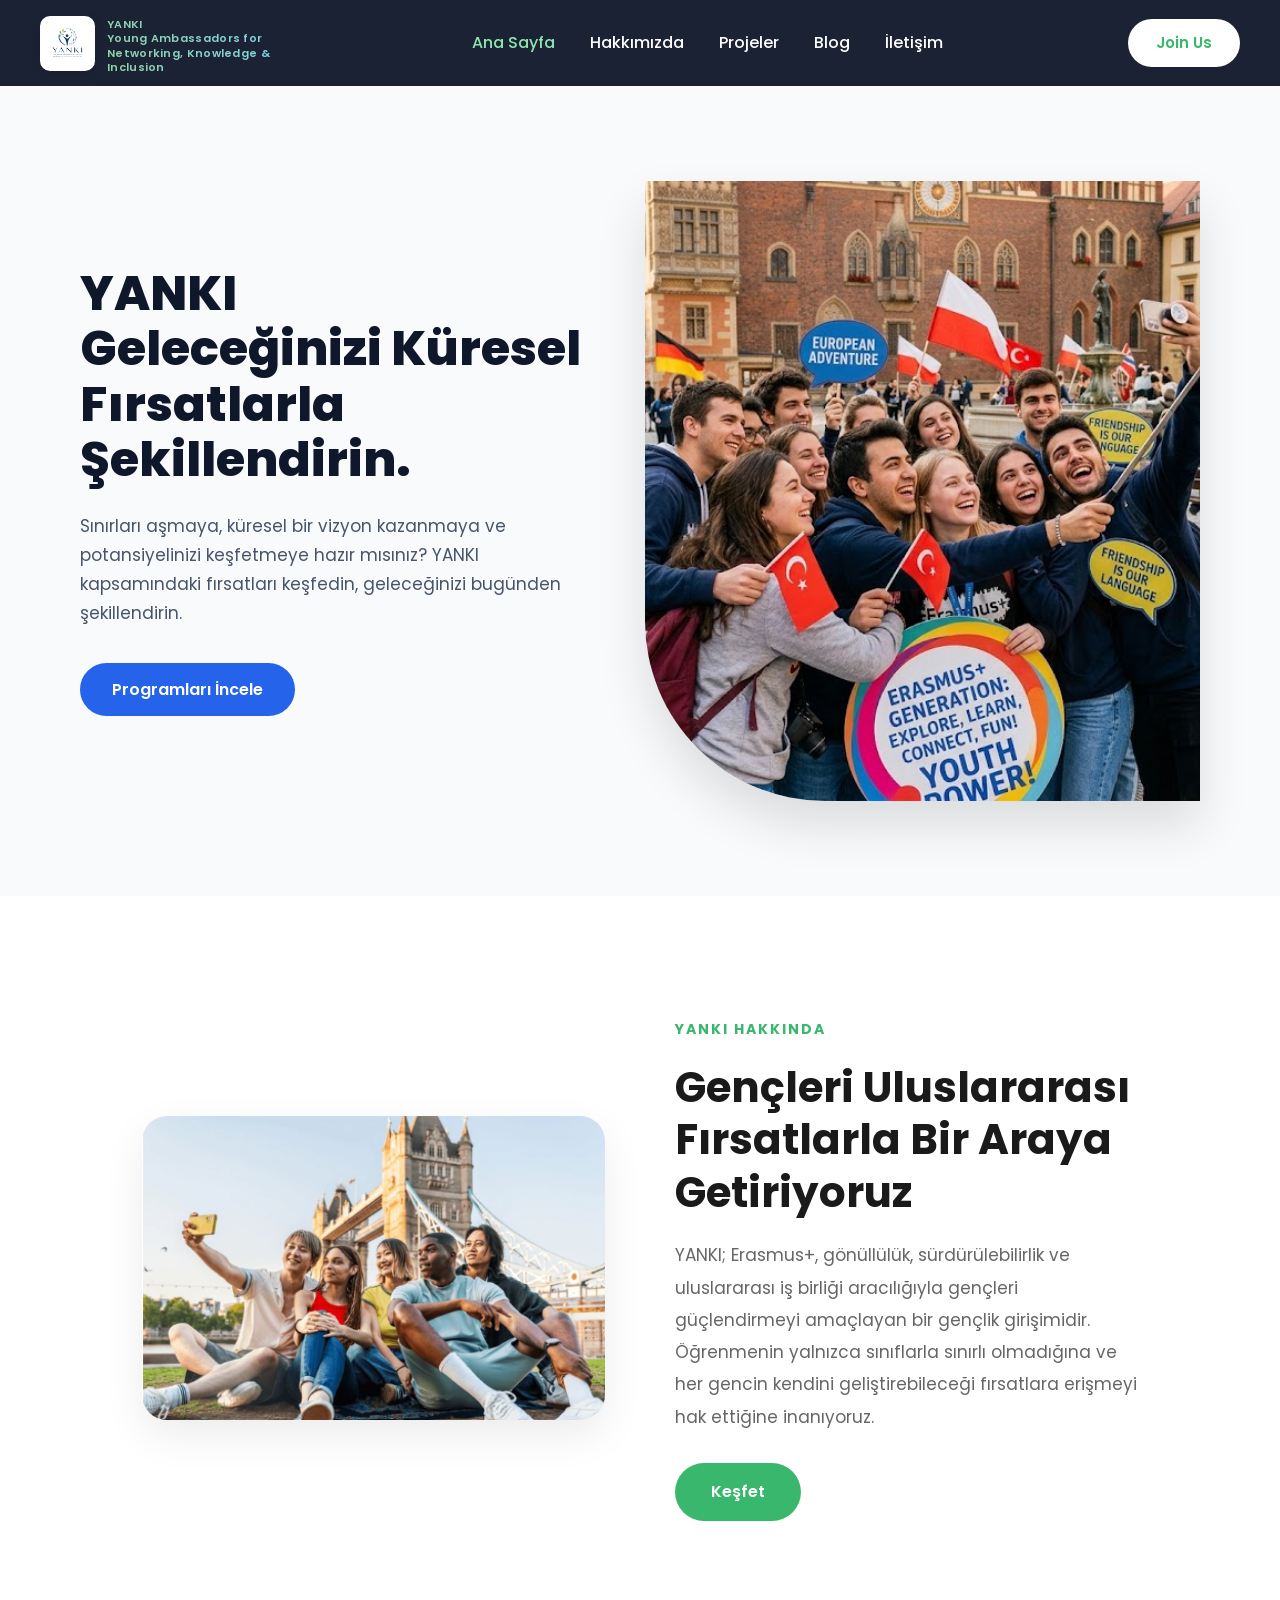
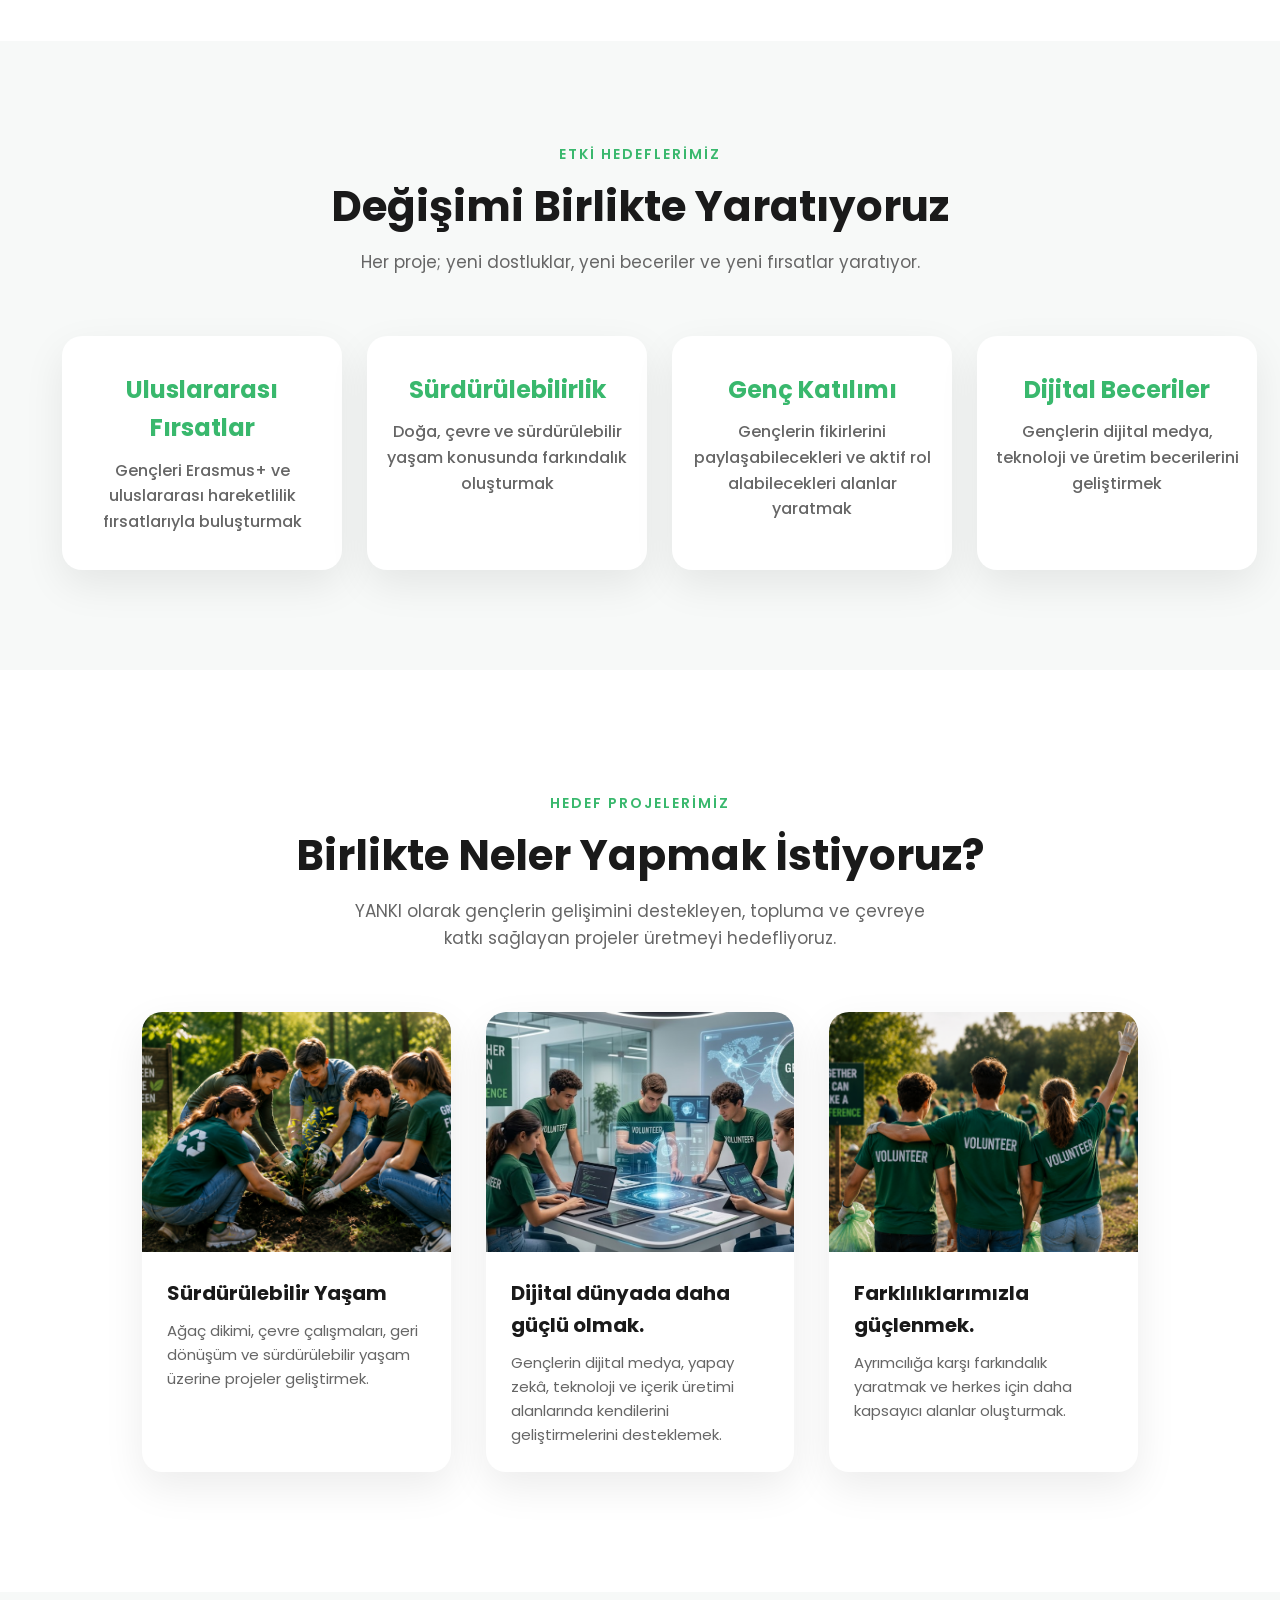
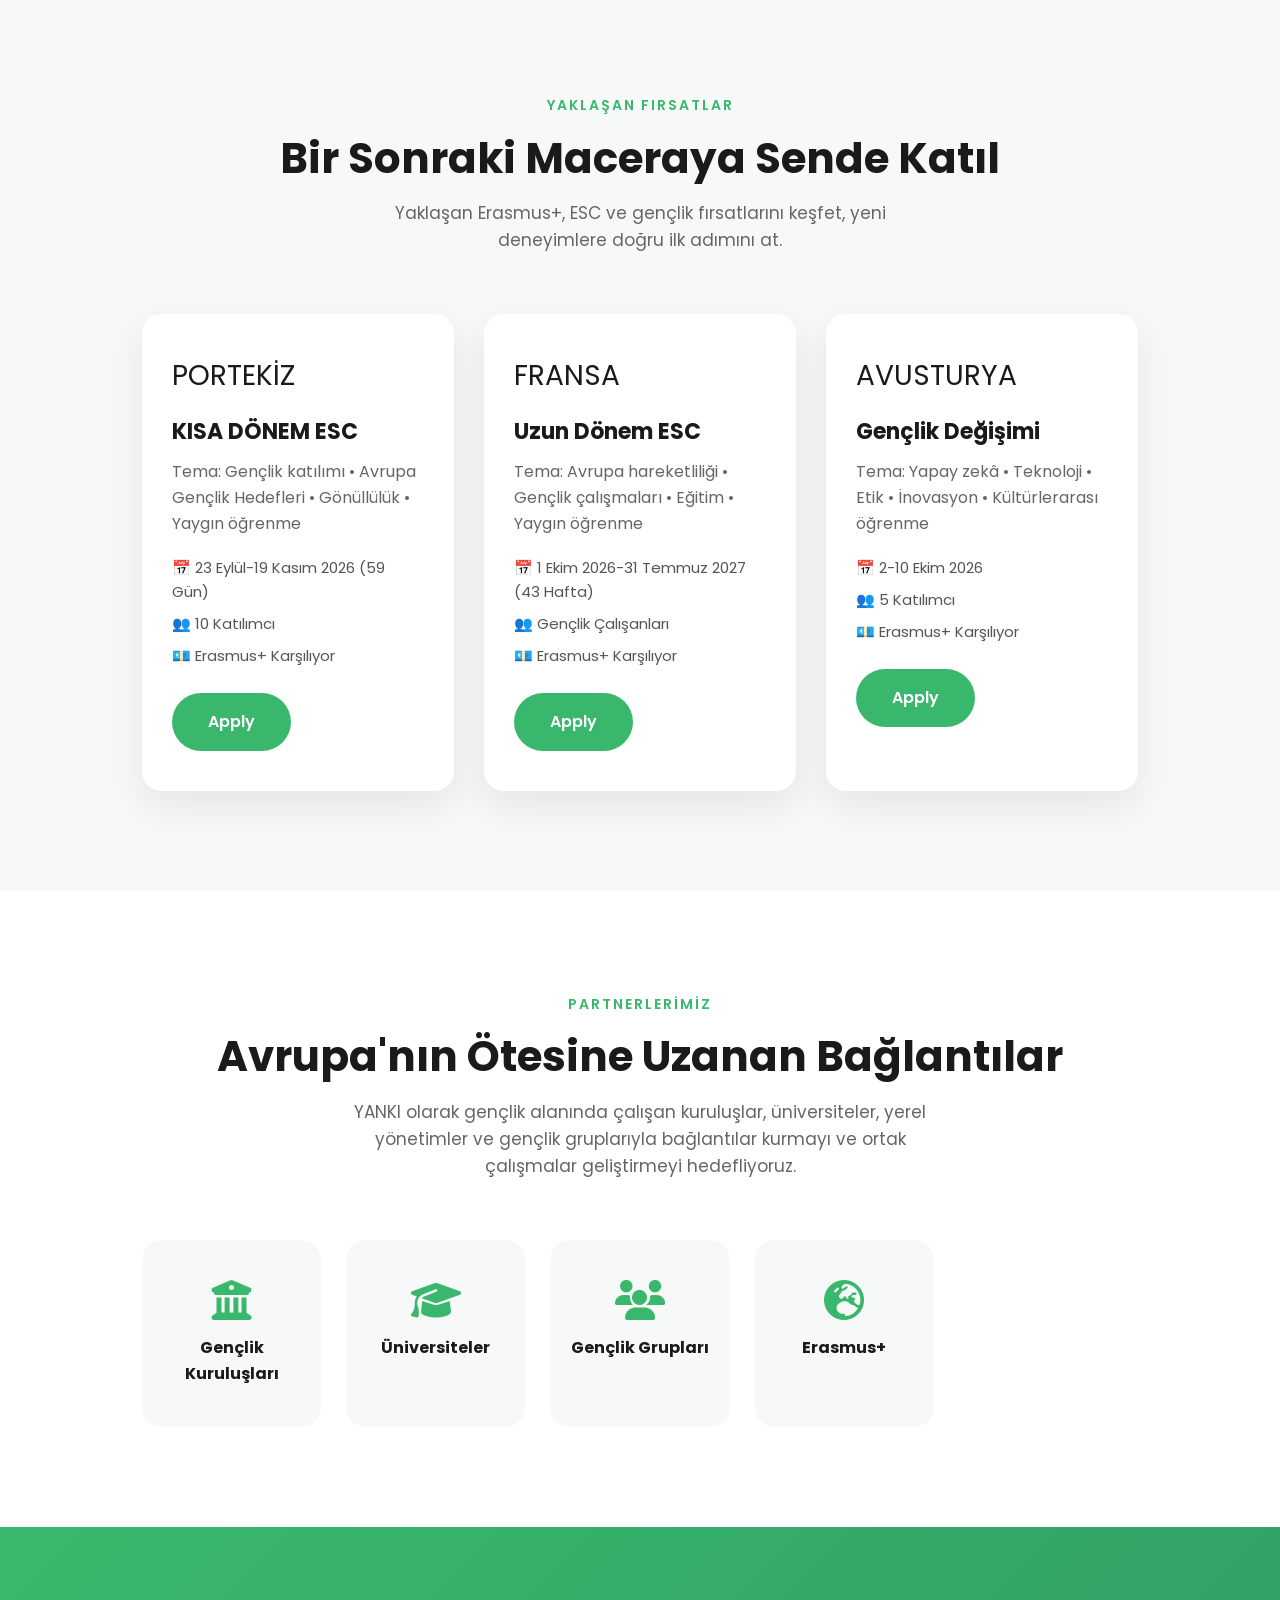
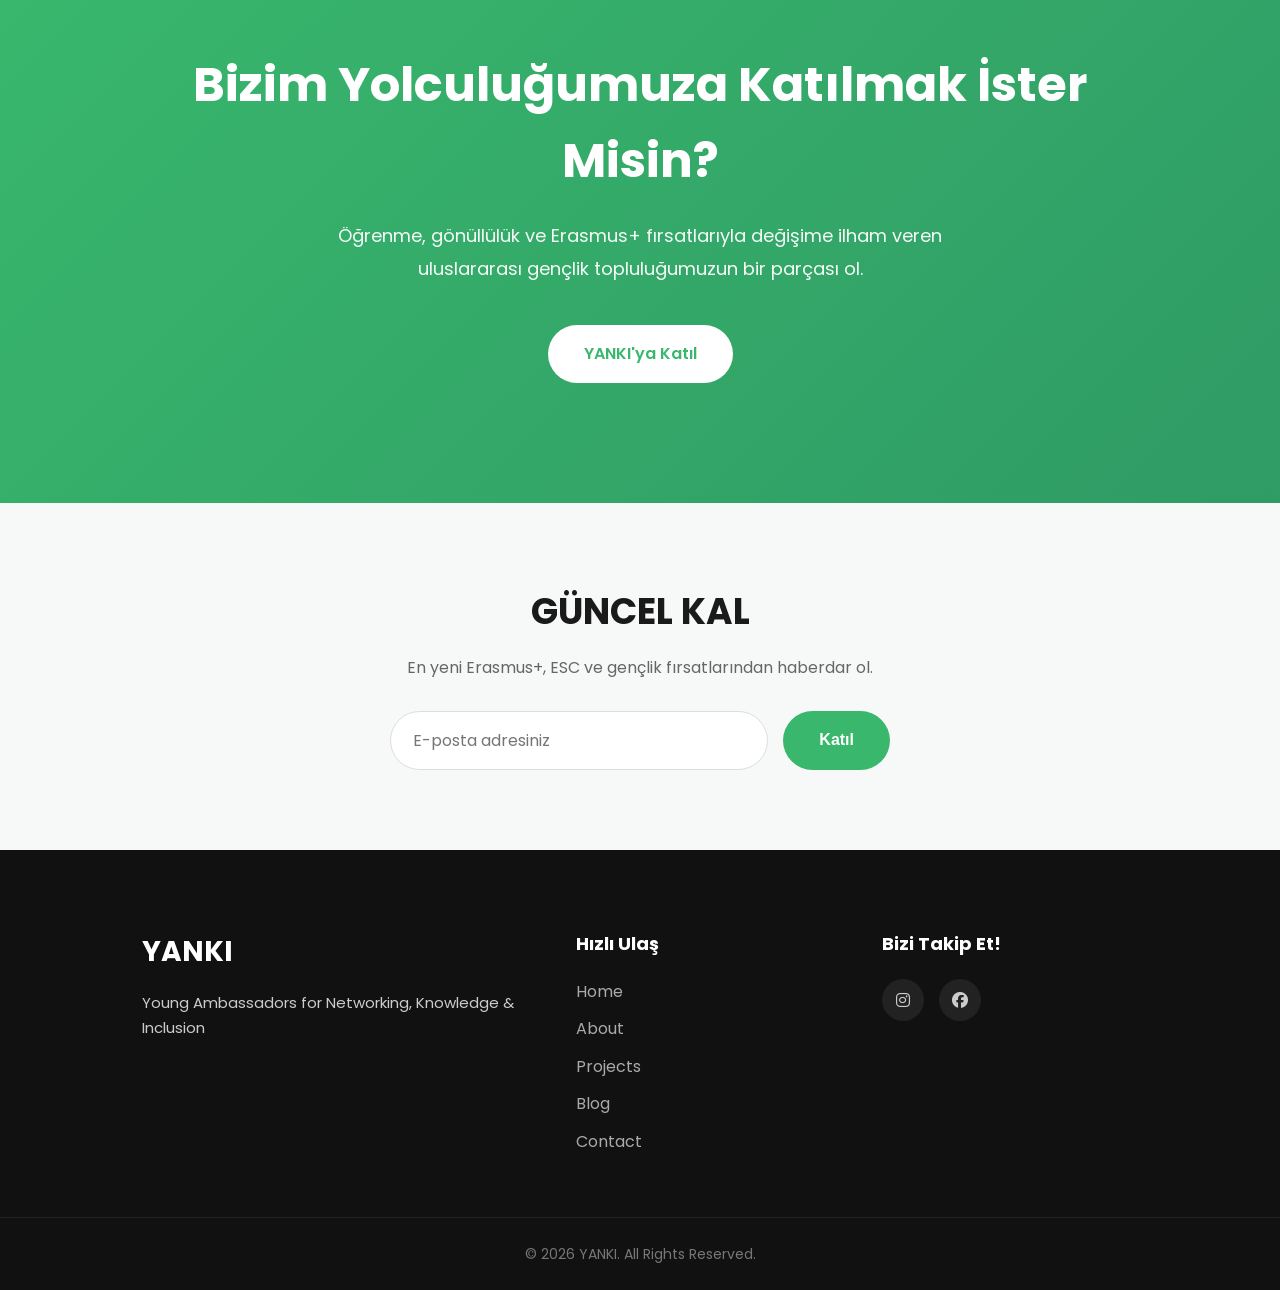
<file: index.html>
<!DOCTYPE html>
<html lang="tr">

<head>
    <meta charset="UTF-8">
    <meta name="viewport" content="width=device-width, initial-scale=1.0">
    <title>YANKI | Young Ambassadors for Networking, Knowledge & Inclusion</title>

    <link rel="stylesheet" href="css/global.css">
    <link rel="stylesheet" href="css/home.css">
    <link rel="stylesheet" href="css/responsive.css">

    <link rel="preconnect" href="https://fonts.googleapis.com">
    <link rel="preconnect" href="https://fonts.gstatic.com" crossorigin>
    <link href="https://fonts.googleapis.com/css2?family=Poppins:wght@300;400;500;600;700;800&display=swap" rel="stylesheet">
    <link rel="stylesheet" href="https://cdnjs.cloudflare.com/ajax/libs/font-awesome/6.7.2/css/all.min.css">
</head>

<body>

    <!-- NAVBAR -->
    <header>
        <nav class="navbar">
            <a href="index.html" class="logo">
                <div class="logo-image">
                    <img src="images/Hero.png" alt="YANKI Logo">
                </div>
                <div class="logo-text">
                    <span>
                        YANKI<br>
                        Young Ambassadors for<br>
                        Networking, Knowledge & Inclusion
                    </span>
                </div>
            </a>

            <ul class="nav-links">
                <li><a href="index.html" class="active">Ana Sayfa</a></li>
                <li><a href="pages/about.html">Hakkımızda</a></li>
                <li><a href="pages/projects.html">Projeler</a></li>
                <li><a href="pages/blog.html">Blog</a></li>
                <li><a href="pages/contact.html">İletişim</a></li>
            </ul>

            <a href="pages/contact.html" class="join-btn">Join Us</a>
        </nav>
    </header>

    <!-- HERO -->
    <section class="home-hero">
        <div class="hero-left">
            <h1>YANKI<br>Geleceğinizi Küresel <br>Fırsatlarla Şekillendirin.</h1>
            <p>
                Sınırları aşmaya, küresel bir vizyon kazanmaya ve potansiyelinizi keşfetmeye hazır mısınız?
                YANKI kapsamındaki fırsatları keşfedin, geleceğinizi bugünden şekillendirin.
            </p>
            <a href="pages/projects.html" class="hero-btn">Programları İncele</a>
        </div>

        <div class="hero-right">
            <img src="images/anasayf.jpg" alt="Gençler">
        </div>
    </section>

    <!-- ABOUT PREVIEW -->
    <section class="about-preview">
        <div class="container about-container">
            <div class="about-image">
                <img src="images/anasayfa.png" alt="YANKI Volunteers">
            </div>
            <div class="about-text">
                <span>YANKI HAKKINDA</span>
                <h2>Gençleri Uluslararası Fırsatlarla Bir Araya Getiriyoruz</h2>
                <p>
                    YANKI; Erasmus+, gönüllülük, sürdürülebilirlik ve uluslararası iş birliği aracılığıyla gençleri güçlendirmeyi amaçlayan bir gençlik girişimidir.
                    Öğrenmenin yalnızca sınıflarla sınırlı olmadığına ve her gencin kendini geliştirebileceği fırsatlara erişmeyi hak ettiğine inanıyoruz.
                </p>
                <a href="pages/about.html" class="primary-btn">Keşfet</a>
            </div>
        </div>
    </section>

    <!-- IMPACT -->
    <section class="impact">
        <div class="container">
            <div class="section-heading">
                <span>ETKİ HEDEFLERİMİZ</span>
                <h2>Değişimi Birlikte Yaratıyoruz</h2>
                <p>Her proje; yeni dostluklar, yeni beceriler ve yeni fırsatlar yaratıyor.</p>
            </div>

            <div class="impact-grid">
                <div class="impact-card">
                    <h3>Uluslararası Fırsatlar</h3>
                    <p>Gençleri Erasmus+ ve uluslararası hareketlilik fırsatlarıyla buluşturmak</p>
                </div>
                <div class="impact-card">
                    <h3>Sürdürülebilirlik</h3>
                    <p>Doğa, çevre ve sürdürülebilir yaşam konusunda farkındalık oluşturmak</p>
                </div>
                <div class="impact-card">
                    <h3>Genç Katılımı</h3>
                    <p>Gençlerin fikirlerini paylaşabilecekleri ve aktif rol alabilecekleri alanlar yaratmak</p>
                </div>
                <div class="impact-card">
                    <h3>Dijital Beceriler</h3>
                    <p>Gençlerin dijital medya, teknoloji ve üretim becerilerini geliştirmek</p>
                </div>
            </div>
        </div>
    </section>

    <!-- FEATURED PROJECTS -->
    <section class="featured-projects">
        <div class="container">
            <div class="section-heading">
                <span>HEDEF PROJELERİMİZ</span>
                <h2>Birlikte Neler Yapmak İstiyoruz?</h2>
                <p>YANKI olarak gençlerin gelişimini destekleyen, topluma ve çevreye katkı sağlayan projeler üretmeyi hedefliyoruz.</p>
            </div>

            <div class="project-grid">
                <div class="project-card">
                    <img src="images/agacdikme.png" alt="Tree Planting">
                    <div class="project-content">
                        <h3>Sürdürülebilir Yaşam</h3>
                        <p>Ağaç dikimi, çevre çalışmaları, geri dönüşüm ve sürdürülebilir yaşam üzerine projeler geliştirmek.</p>
                    </div>
                </div>
                <div class="project-card">
                    <img src="images/dijital.jpg" alt="Erasmus">
                    <div class="project-content">
                        <h3>Dijital dünyada daha güçlü olmak.</h3>
                        <p>Gençlerin dijital medya, yapay zekâ, teknoloji ve içerik üretimi alanlarında kendilerini geliştirmelerini desteklemek.</p>
                    </div>
                </div>
                <div class="project-card">
                    <img src="images/volunteer.png" alt="Volunteering">
                    <div class="project-content">
                        <h3>Farklılıklarımızla güçlenmek.</h3>
                        <p>Ayrımcılığa karşı farkındalık yaratmak ve herkes için daha kapsayıcı alanlar oluşturmak.</p>
                    </div>
                </div>
            </div>
        </div>
    </section>

    <!-- UPCOMING PROJECTS -->
    <section class="upcoming section">
        <div class="container">
            <div class="section-heading">
                <span>YAKLAŞAN FIRSATLAR</span>
                <h2>Bir Sonraki Maceraya Sende Katıl</h2>
                <p>Yaklaşan Erasmus+, ESC ve gençlik fırsatlarını keşfet, yeni deneyimlere doğru ilk adımını at.</p>
            </div>

            <div class="upcoming-grid">
                <div class="upcoming-card">
                    <div class="country">PORTEKİZ</div>
                    <h3>KISA DÖNEM ESC</h3>
                    <p>Tema: Gençlik katılımı • Avrupa Gençlik Hedefleri • Gönüllülük • Yaygın öğrenme</p>
                    <ul>
                        <li>📅 23 Eylül-19 Kasım 2026 (59 Gün)</li>
                        <li>👥 10 Katılımcı</li>
                        <li>💶 Erasmus+ Karşılıyor</li>
                    </ul>
                    <a href="pages/contact.html" class="primary-btn">Apply</a>
                </div>

                <div class="upcoming-card">
                    <div class="country">FRANSA</div>
                    <h3>Uzun Dönem ESC</h3>
                    <p>Tema: Avrupa hareketliliği • Gençlik çalışmaları • Eğitim • Yaygın öğrenme</p>
                    <ul>
                        <li>📅 1 Ekim 2026-31 Temmuz 2027 (43 Hafta)</li>
                        <li>👥 Gençlik Çalışanları</li>
                        <li>💶 Erasmus+ Karşılıyor</li>
                    </ul>
                    <a href="pages/contact.html" class="primary-btn">Apply</a>
                </div>

                <div class="upcoming-card">
                    <div class="country">AVUSTURYA</div>
                    <h3>Gençlik Değişimi</h3>
                    <p>Tema: Yapay zekâ • Teknoloji • Etik • İnovasyon • Kültürlerarası öğrenme</p>
                    <ul>
                        <li>📅 2-10 Ekim 2026</li>
                        <li>👥 5 Katılımcı</li>
                        <li>💶 Erasmus+ Karşılıyor</li>
                    </ul>
                    <a href="pages/contact.html" class="primary-btn">Apply</a>
                </div>
            </div>
        </div>
    </section>

    <!-- PARTNERS -->
    <section class="partners section">
        <div class="container">
            <div class="section-heading">
                <span>Partnerlerimiz</span>
                <h2>Avrupa'nın Ötesine Uzanan Bağlantılar</h2>
                <p>YANKI olarak gençlik alanında çalışan kuruluşlar, üniversiteler, yerel yönetimler ve gençlik gruplarıyla bağlantılar kurmayı ve ortak çalışmalar geliştirmeyi hedefliyoruz.</p>
            </div>

            <div class="partners-grid">
                <div class="partner-card">
                    <i class="fa-solid fa-building-columns"></i>
                    <h3>Gençlik Kuruluşları</h3>
                </div>
                <div class="partner-card">
                    <i class="fa-solid fa-graduation-cap"></i>
                    <h3>Üniversiteler</h3>
                </div>
                <div class="partner-card">
                    <i class="fa-solid fa-users"></i>
                    <h3>Gençlik Grupları</h3>
                </div>
                <div class="partner-card">
                    <i class="fa-solid fa-earth-europe"></i>
                    <h3>Erasmus+</h3>
                </div>
            </div>
        </div>
    </section>

    <!-- JOIN -->
    <section class="join">
        <div class="container">
            <h2>Bizim Yolculuğumuza Katılmak İster Misin?</h2>
            <p>
                Öğrenme, gönüllülük ve Erasmus+ fırsatlarıyla değişime ilham veren
                uluslararası gençlik topluluğumuzun bir parçası ol.
            </p>
            <a href="pages/contact.html" class="primary-btn">YANKI'ya Katıl</a>
        </div>
    </section>

    <!-- NEWSLETTER -->
    <section class="newsletter">
        <div class="container">
            <h2>GÜNCEL KAL</h2>
            <p>En yeni Erasmus+, ESC ve gençlik fırsatlarından haberdar ol.</p>
            <form>
                <input type="email" placeholder="E-posta adresiniz">
                <button type="submit" class="primary-btn">Katıl</button>
            </form>
        </div>
    </section>

    <!-- FOOTER -->
    <footer>
        <div class="container footer-container">
            <div class="footer-logo">
                <h2>YANKI</h2>
                <p>Young Ambassadors for Networking, Knowledge & Inclusion</p>
            </div>

            <div class="footer-links">
                <h3>Hızlı Ulaş</h3>
                <a href="index.html">Home</a>
                <a href="pages/about.html">About</a>
                <a href="pages/projects.html">Projects</a>
                <a href="pages/blog.html">Blog</a>
                <a href="pages/contact.html">Contact</a>
            </div>

            <div class="footer-social">
                <h3>Bizi Takip Et!</h3>
                <div class="social-icons">
                    <a href="https://www.instagram.com/yankiyouth/" target="_blank">
                        <i class="fab fa-instagram"></i>
                    </a>
                    <a href="https://www.facebook.com/profile.php?id=61592278315403" target="_blank">
                        <i class="fab fa-facebook"></i>
                    </a>
                </div>
            </div>
        </div>

        <div class="copyright">
            <p>© 2026 YANKI. All Rights Reserved.</p>
        </div>
    </footer>

    <script src="js/script.js"></script>
</body>

</html>
</file>
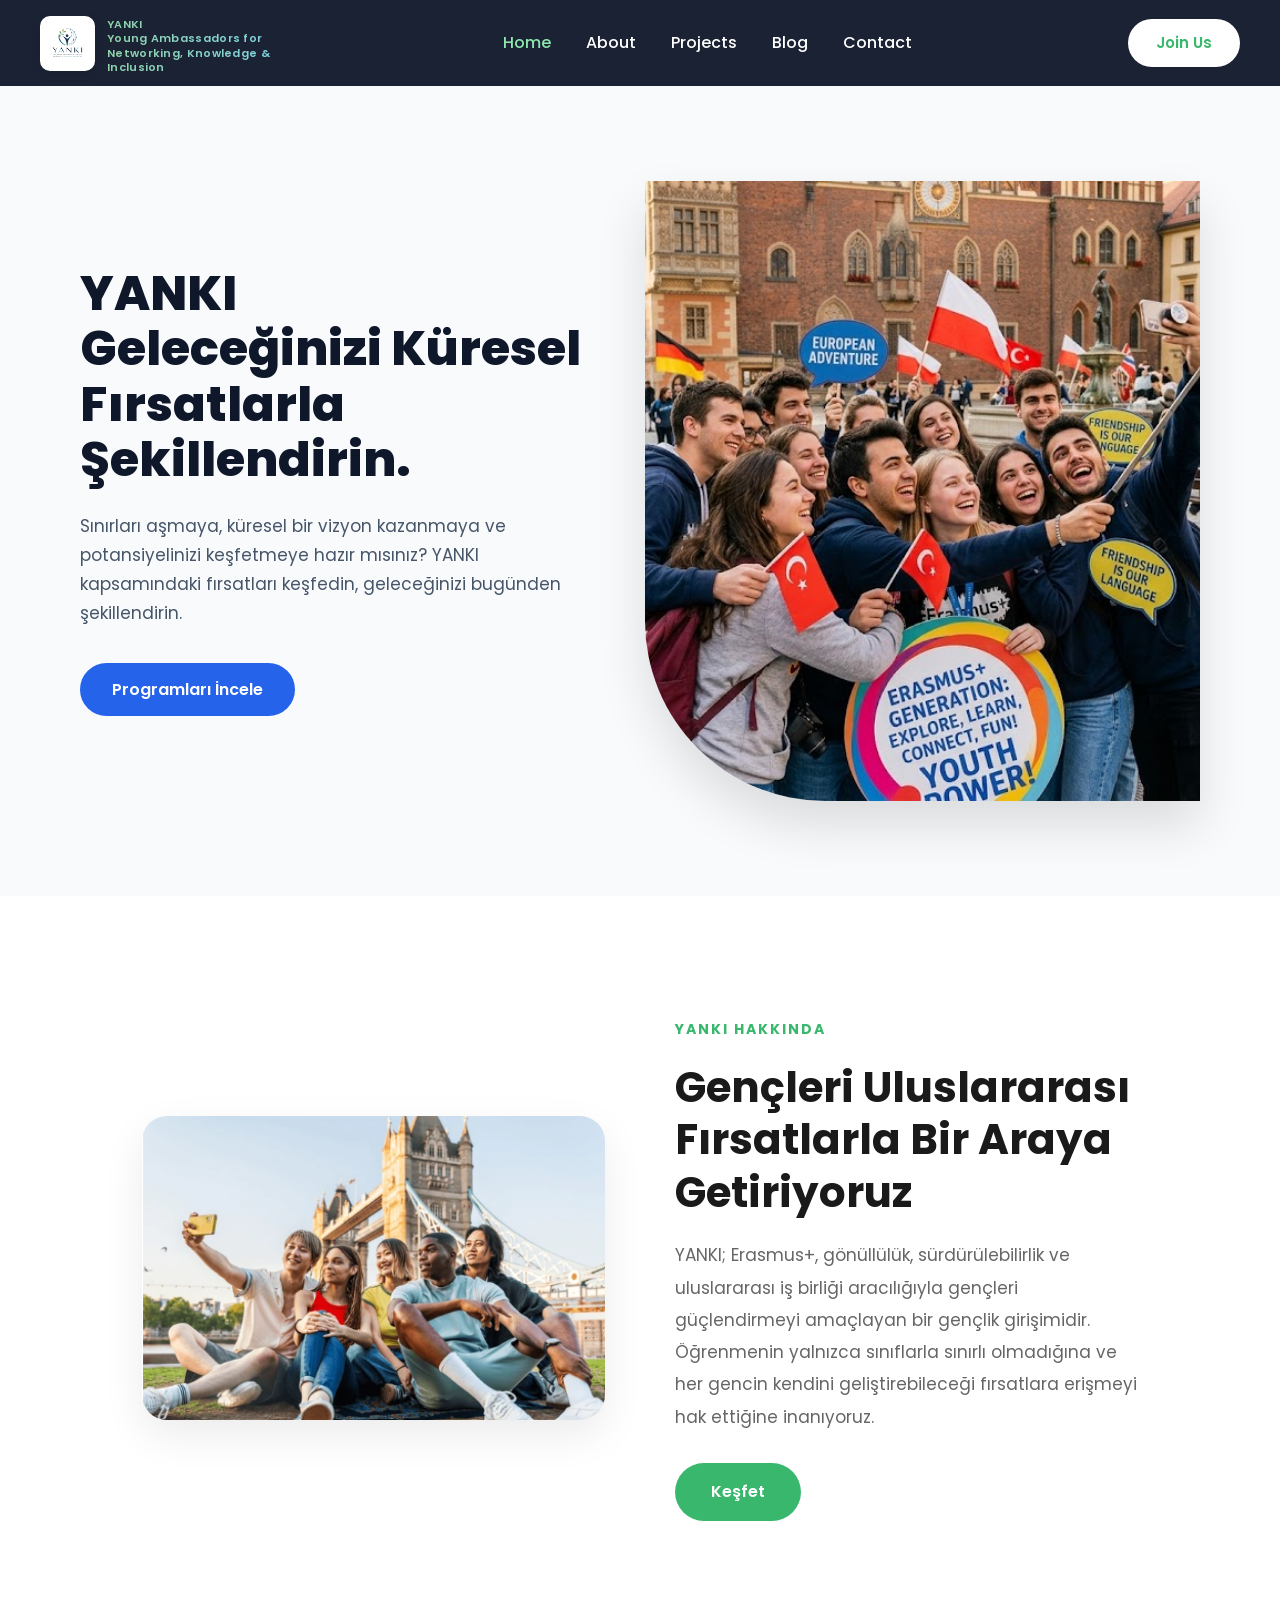
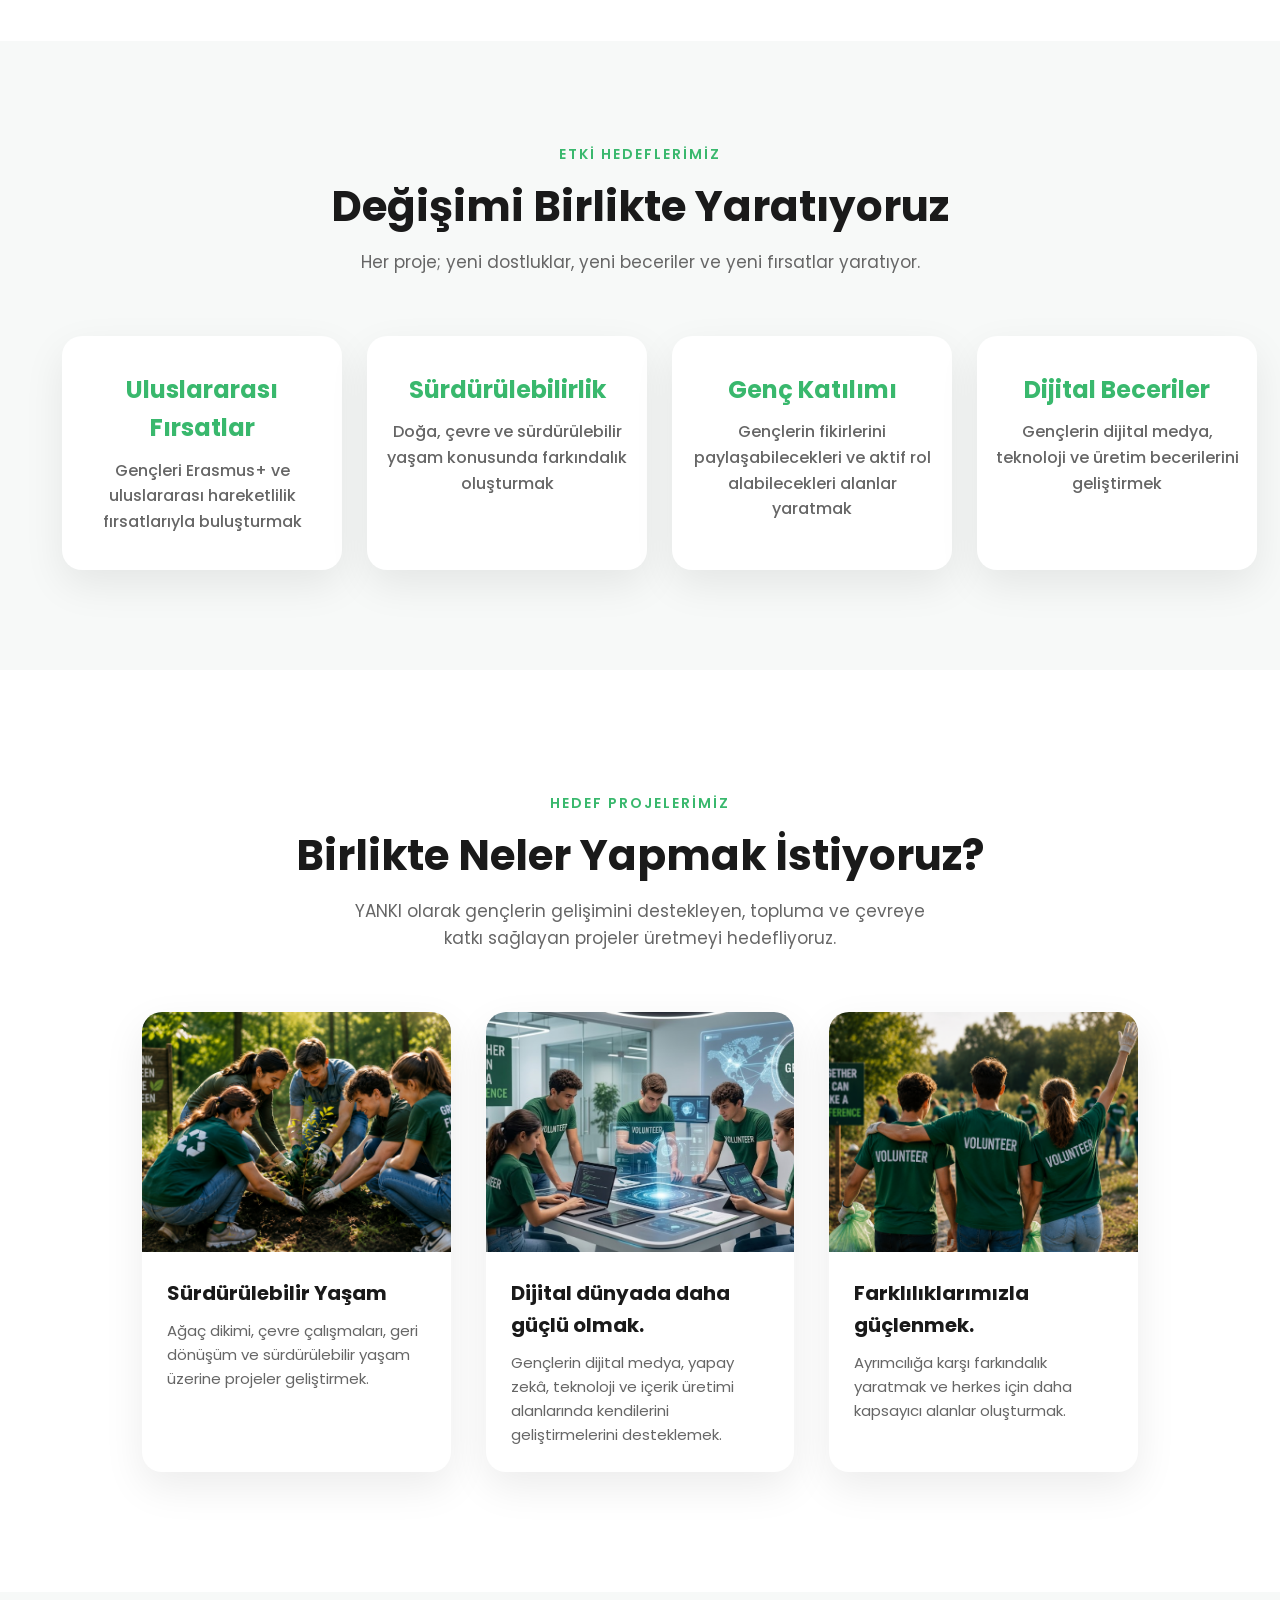
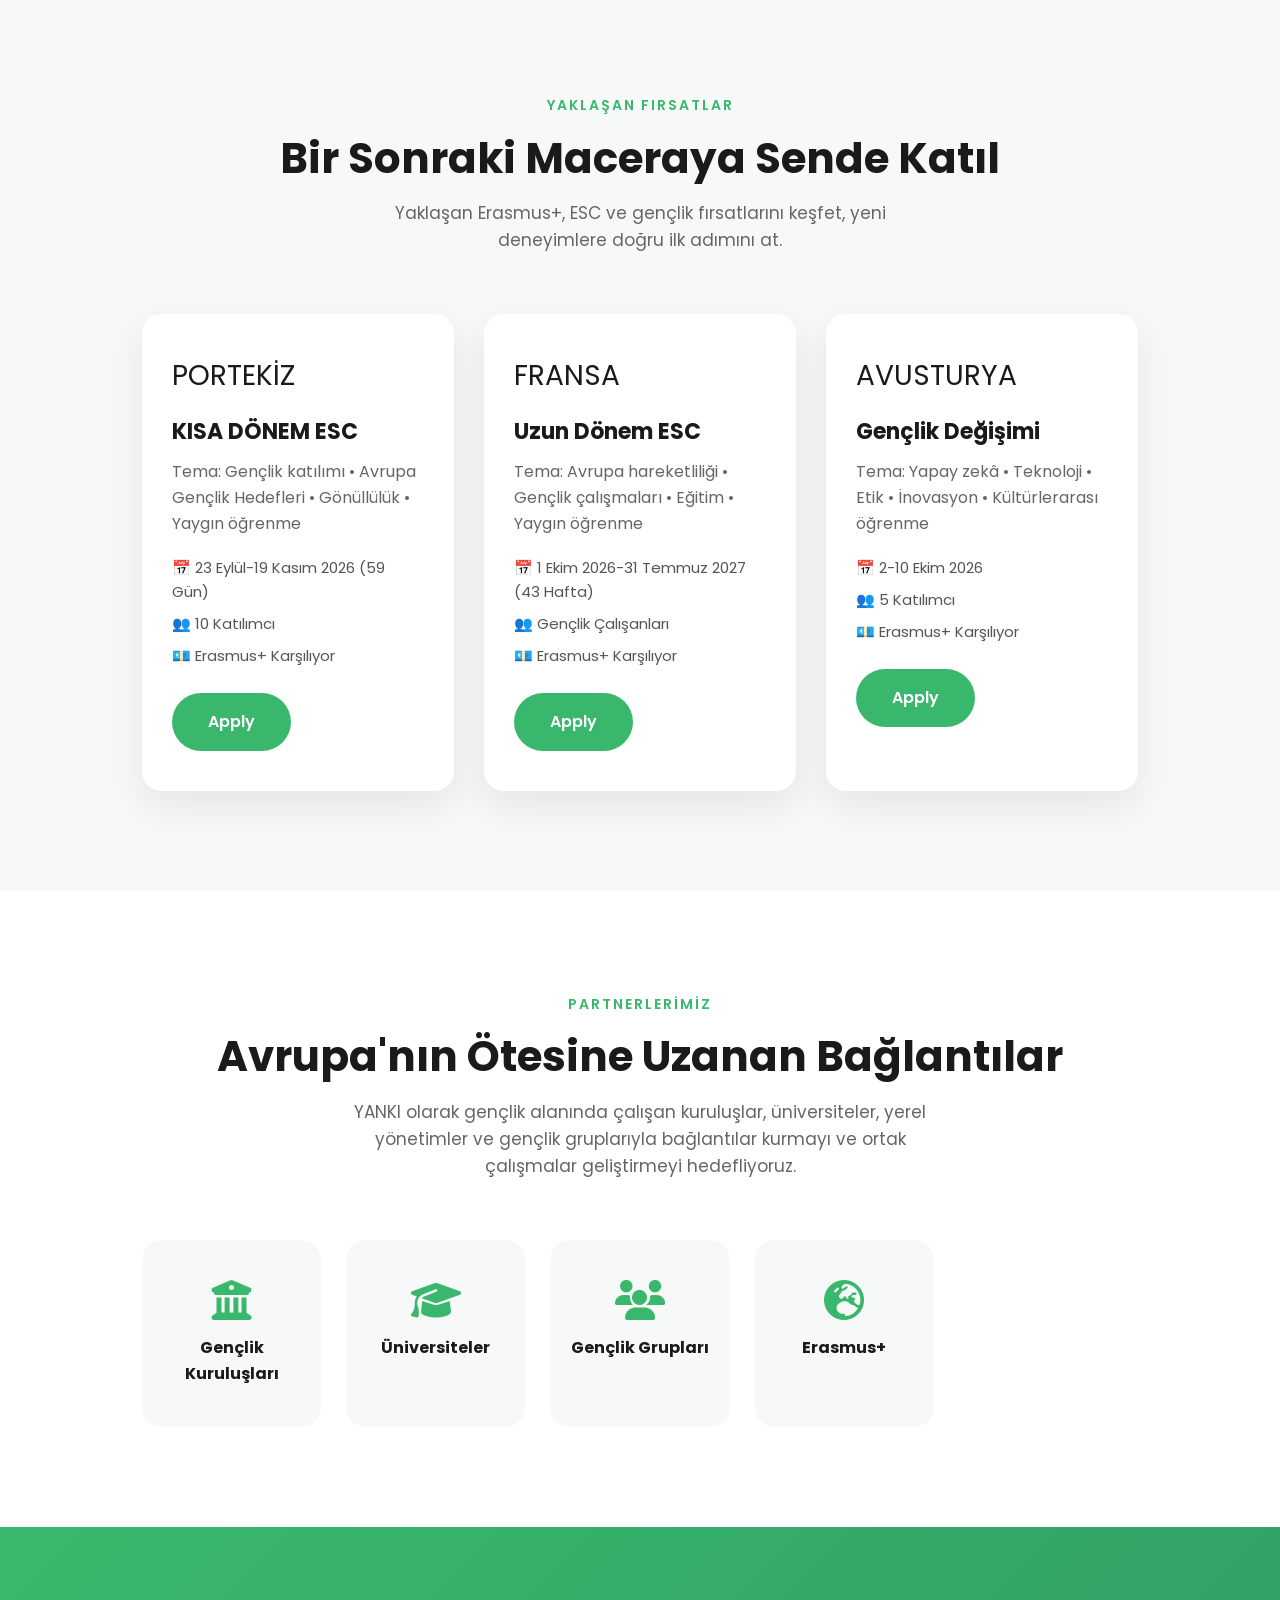
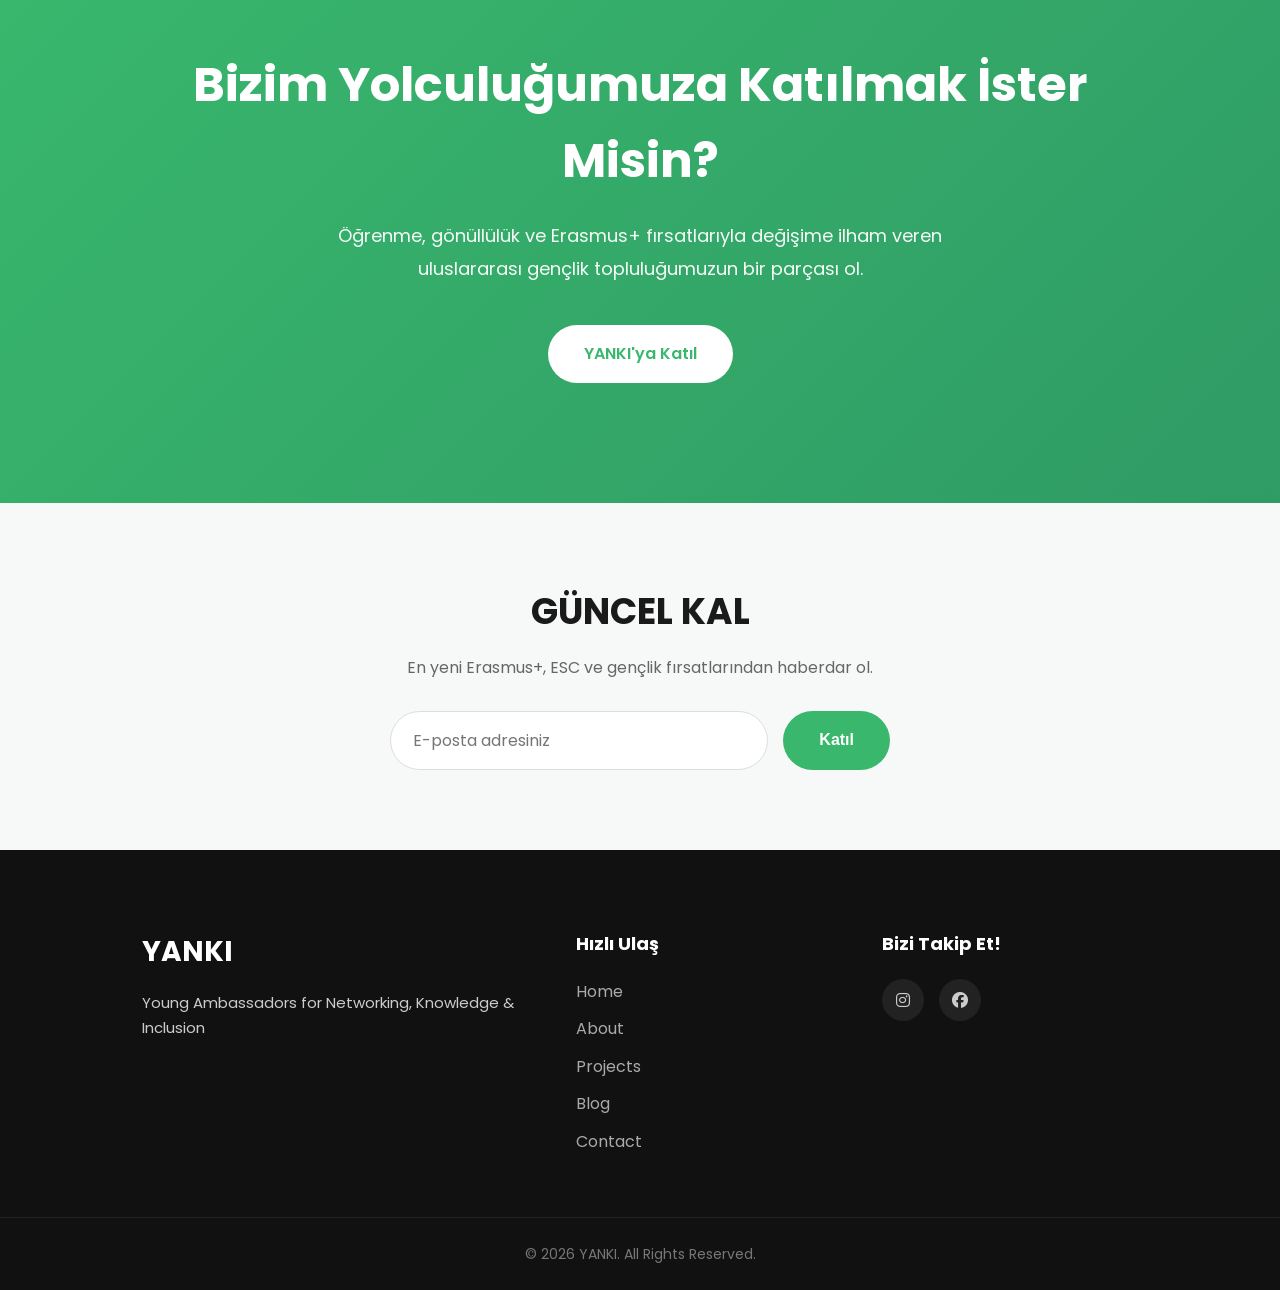
<file: pages/index.html>
<!DOCTYPE html>
<html lang="tr">

<head>
    <meta charset="UTF-8">
    <meta name="viewport" content="width=device-width, initial-scale=1.0">
    <title>YANKI | Young Ambassadors for Networking, Knowledge & Inclusion</title>

    <!-- CSS yolları düzeltildi -->
    <link rel="stylesheet" href="../css/global.css">
    <link rel="stylesheet" href="../css/home.css">
    <link rel="stylesheet" href="../css/responsive.css">

    <link rel="preconnect" href="https://fonts.googleapis.com">
    <link rel="preconnect" href="https://fonts.gstatic.com" crossorigin>
    <link href="https://fonts.googleapis.com/css2?family=Poppins:wght@300;400;500;600;700;800&display=swap" rel="stylesheet">
    <link rel="stylesheet" href="https://cdnjs.cloudflare.com/ajax/libs/font-awesome/6.7.2/css/all.min.css">
</head>

<body>

    <!-- NAVBAR -->
    <header>
        <nav class="navbar">
            <a href="index.html" class="logo">
                <div class="logo-image">
                    <img src="../images/Hero.png" alt="YANKI Logo">
                </div>
                <div class="logo-text">
                    <span>
                        YANKI<br>
                        Young Ambassadors for<br>
                        Networking, Knowledge & Inclusion
                    </span>
                </div>
            </a>

            <ul class="nav-links">
                <li><a href="index.html" class="active">Home</a></li>
                <li><a href="about.html">About</a></li>
                <li><a href="projects.html">Projects</a></li>
                <li><a href="blog.html">Blog</a></li>
                <li><a href="contact.html">Contact</a></li>
            </ul>

            <a href="contact.html" class="join-btn">Join Us</a>
        </nav>
    </header>

    <!-- HERO -->
    <section class="home-hero">
        <div class="hero-left">
            <h1>YANKI<br>Geleceğinizi Küresel <br>Fırsatlarla Şekillendirin.</h1>
            <p>
                Sınırları aşmaya, küresel bir vizyon kazanmaya ve potansiyelinizi keşfetmeye hazır mısınız?
                YANKI kapsamındaki fırsatları keşfedin, geleceğinizi bugünden şekillendirin.
            </p>
            <a href="projects.html" class="hero-btn">Programları İncele</a>
        </div>

        <div class="hero-right">
            <img src="../images/anasayf.jpg" alt="Gençler">
        </div>
    </section>

    <!-- ABOUT PREVIEW -->
    <section class="about-preview">
        <div class="container about-container">
            <div class="about-image">
                <img src="../images/anasayfa.png" alt="YANKI Volunteers">
            </div>
            <div class="about-text">
                <span>YANKI HAKKINDA</span>
                <h2>Gençleri Uluslararası Fırsatlarla Bir Araya Getiriyoruz</h2>
                <p>
                    YANKI; Erasmus+, gönüllülük, sürdürülebilirlik ve uluslararası iş birliği aracılığıyla gençleri güçlendirmeyi amaçlayan bir gençlik girişimidir.
                    Öğrenmenin yalnızca sınıflarla sınırlı olmadığına ve her gencin kendini geliştirebileceği fırsatlara erişmeyi hak ettiğine inanıyoruz.
                </p>
                <a href="about.html" class="primary-btn">Keşfet</a>
            </div>
        </div>
    </section>

    <!-- IMPACT -->
    <section class="impact">
        <div class="container">
            <div class="section-heading">
                <span>ETKİ HEDEFLERİMİZ</span>
                <h2>Değişimi Birlikte Yaratıyoruz</h2>
                <p>Her proje; yeni dostluklar, yeni beceriler ve yeni fırsatlar yaratıyor.</p>
            </div>

            <div class="impact-grid">
                <div class="impact-card">
                    <h3>Uluslararası Fırsatlar</h3>
                    <p>Gençleri Erasmus+ ve uluslararası hareketlilik fırsatlarıyla buluşturmak</p>
                </div>
                <div class="impact-card">
                    <h3>Sürdürülebilirlik</h3>
                    <p>Doğa, çevre ve sürdürülebilir yaşam konusunda farkındalık oluşturmak</p>
                </div>
                <div class="impact-card">
                    <h3>Genç Katılımı</h3>
                    <p>Gençlerin fikirlerini paylaşabilecekleri ve aktif rol alabilecekleri alanlar yaratmak</p>
                </div>
                <div class="impact-card">
                    <h3>Dijital Beceriler</h3>
                    <p>Gençlerin dijital medya, teknoloji ve üretim becerilerini geliştirmek</p>
                </div>
            </div>
        </div>
    </section>

    <!-- FEATURED PROJECTS -->
    <section class="featured-projects">
        <div class="container">
            <div class="section-heading">
                <span>HEDEF PROJELERİMİZ</span>
                <h2>Birlikte Neler Yapmak İstiyoruz?</h2>
                <p>YANKI olarak gençlerin gelişimini destekleyen, topluma ve çevreye katkı sağlayan projeler üretmeyi hedefliyoruz.</p>
            </div>

            <div class="project-grid">
                <div class="project-card">
                    <img src="../images/agacdikme.png" alt="Tree Planting">
                    <div class="project-content">
                        <h3>Sürdürülebilir Yaşam</h3>
                        <p>Ağaç dikimi, çevre çalışmaları, geri dönüşüm ve sürdürülebilir yaşam üzerine projeler geliştirmek.</p>
                    </div>
                </div>
                <div class="project-card">
                    <img src="../images/dijital.jpg" alt="Erasmus">
                    <div class="project-content">
                        <h3>Dijital dünyada daha güçlü olmak.</h3>
                        <p>Gençlerin dijital medya, yapay zekâ, teknoloji ve içerik üretimi alanlarında kendilerini geliştirmelerini desteklemek.</p>
                    </div>
                </div>
                <div class="project-card">
                    <img src="../images/volunteer.png" alt="Volunteering">
                    <div class="project-content">
                        <h3>Farklılıklarımızla güçlenmek.</h3>
                        <p>Ayrımcılığa karşı farkındalık yaratmak ve herkes için daha kapsayıcı alanlar oluşturmak.</p>
                    </div>
                </div>
            </div>
        </div>
    </section>

    <!-- UPCOMING PROJECTS -->
    <section class="upcoming section">
        <div class="container">
            <div class="section-heading">
                <span>YAKLAŞAN FIRSATLAR</span>
                <h2>Bir Sonraki Maceraya Sende Katıl</h2>
                <p>Yaklaşan Erasmus+, ESC ve gençlik fırsatlarını keşfet, yeni deneyimlere doğru ilk adımını at.</p>
            </div>

            <div class="upcoming-grid">
                <div class="upcoming-card">
                    <div class="country">PORTEKİZ</div>
                    <h3>KISA DÖNEM ESC</h3>
                    <p>Tema: Gençlik katılımı • Avrupa Gençlik Hedefleri • Gönüllülük • Yaygın öğrenme</p>
                    <ul>
                        <li>📅 23 Eylül-19 Kasım 2026 (59 Gün)</li>
                        <li>👥 10 Katılımcı</li>
                        <li>💶 Erasmus+ Karşılıyor</li>
                    </ul>
                    <a href="contact.html" class="primary-btn">Apply</a>
                </div>

                <div class="upcoming-card">
                    <div class="country">FRANSA</div>
                    <h3>Uzun Dönem ESC</h3>
                    <p>Tema: Avrupa hareketliliği • Gençlik çalışmaları • Eğitim • Yaygın öğrenme</p>
                    <ul>
                        <li>📅 1 Ekim 2026-31 Temmuz 2027 (43 Hafta)</li>
                        <li>👥 Gençlik Çalışanları</li>
                        <li>💶 Erasmus+ Karşılıyor</li>
                    </ul>
                    <a href="contact.html" class="primary-btn">Apply</a>
                </div>

                <div class="upcoming-card">
                    <div class="country">AVUSTURYA</div>
                    <h3>Gençlik Değişimi</h3>
                    <p>Tema: Yapay zekâ • Teknoloji • Etik • İnovasyon • Kültürlerarası öğrenme</p>
                    <ul>
                        <li>📅 2-10 Ekim 2026</li>
                        <li>👥 5 Katılımcı</li>
                        <li>💶 Erasmus+ Karşılıyor</li>
                    </ul>
                    <a href="contact.html" class="primary-btn">Apply</a>
                </div>
            </div>
        </div>
    </section>

    <!-- PARTNERS -->
    <section class="partners section">
        <div class="container">
            <div class="section-heading">
                <span>Partnerlerimiz</span>
                <h2>Avrupa'nın Ötesine Uzanan Bağlantılar</h2>
                <p>YANKI olarak gençlik alanında çalışan kuruluşlar, üniversiteler, yerel yönetimler ve gençlik gruplarıyla bağlantılar kurmayı ve ortak çalışmalar geliştirmeyi hedefliyoruz.</p>
            </div>

            <div class="partners-grid">
                <div class="partner-card">
                    <i class="fa-solid fa-building-columns"></i>
                    <h3>Gençlik Kuruluşları</h3>
                </div>
                <div class="partner-card">
                    <i class="fa-solid fa-graduation-cap"></i>
                    <h3>Üniversiteler</h3>
                </div>
                <div class="partner-card">
                    <i class="fa-solid fa-users"></i>
                    <h3>Gençlik Grupları</h3>
                </div>
                <div class="partner-card">
                    <i class="fa-solid fa-earth-europe"></i>
                    <h3>Erasmus+</h3>
                </div>
            </div>
        </div>
    </section>

    <!-- JOIN -->
    <section class="join">
        <div class="container">
            <h2>Bizim Yolculuğumuza Katılmak İster Misin?</h2>
            <p>
                Öğrenme, gönüllülük ve Erasmus+ fırsatlarıyla değişime ilham veren
                uluslararası gençlik topluluğumuzun bir parçası ol.
            </p>
            <a href="contact.html" class="primary-btn">YANKI'ya Katıl</a>
        </div>
    </section>

    <!-- NEWSLETTER -->
    <section class="newsletter">
        <div class="container">
            <h2>GÜNCEL KAL</h2>
            <p>En yeni Erasmus+, ESC ve gençlik fırsatlarından haberdar ol.</p>
            <form>
                <input type="email" placeholder="E-posta adresiniz">
                <button type="submit" class="primary-btn">Katıl</button>
            </form>
        </div>
    </section>

    <!-- FOOTER -->
    <footer>
        <div class="container footer-container">
            <div class="footer-logo">
                <h2>YANKI</h2>
                <p>Young Ambassadors for Networking, Knowledge & Inclusion</p>
            </div>

            <div class="footer-links">
                <h3>Hızlı Ulaş</h3>
                <a href="index.html">Home</a>
                <a href="about.html">About</a>
                <a href="projects.html">Projects</a>
                <a href="blog.html">Blog</a>
                <a href="contact.html">Contact</a>
            </div>

            <div class="footer-social">
                <h3>Bizi Takip Et!</h3>
                <div class="social-icons">
                    <a href="https://www.instagram.com/yankiyouth/" target="_blank">
                        <i class="fab fa-instagram"></i>
                    </a>
                    <a href="https://www.facebook.com/profile.php?id=61592278315403" target="_blank">
                        <i class="fab fa-facebook"></i>
                    </a>
                </div>
            </div>
        </div>

        <div class="copyright">
            <p>© 2026 YANKI. All Rights Reserved.</p>
        </div>
    </footer>

    <script src="../js/script.js"></script>
</body>

</html>
</file>
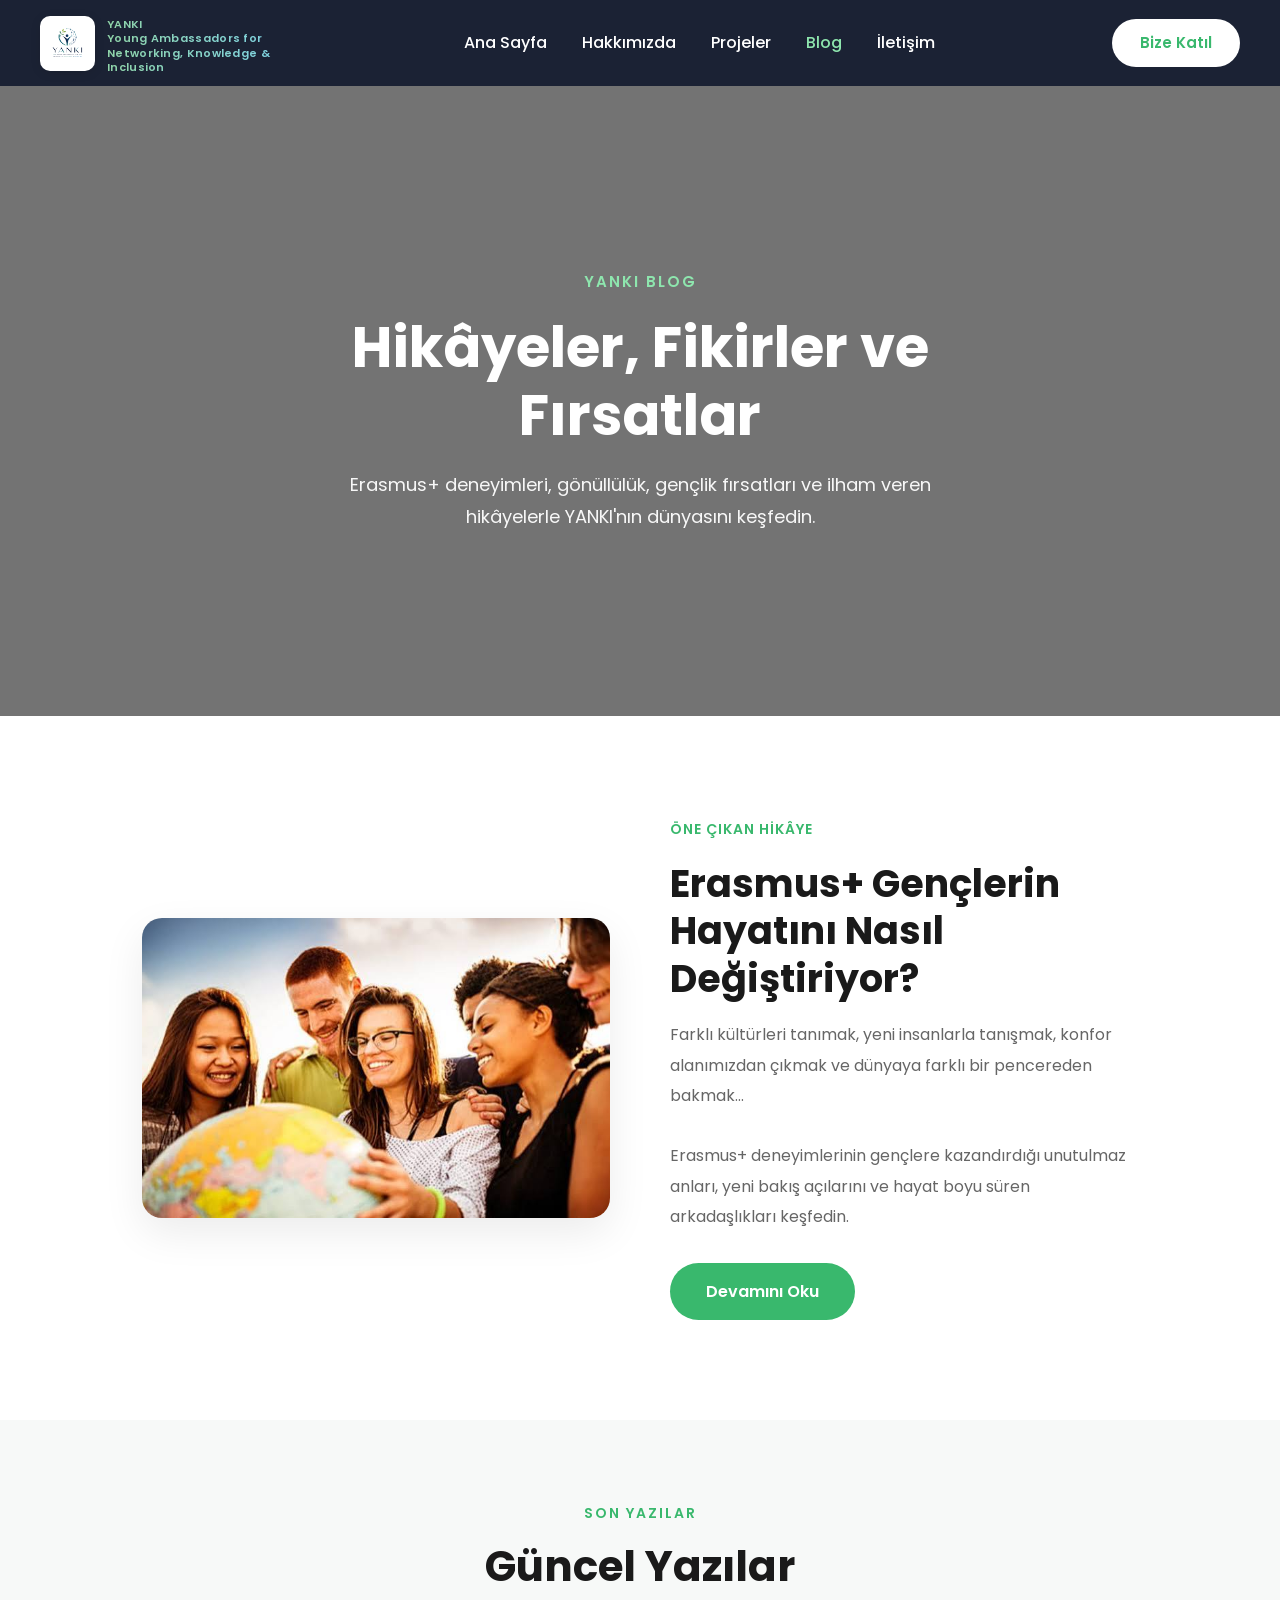
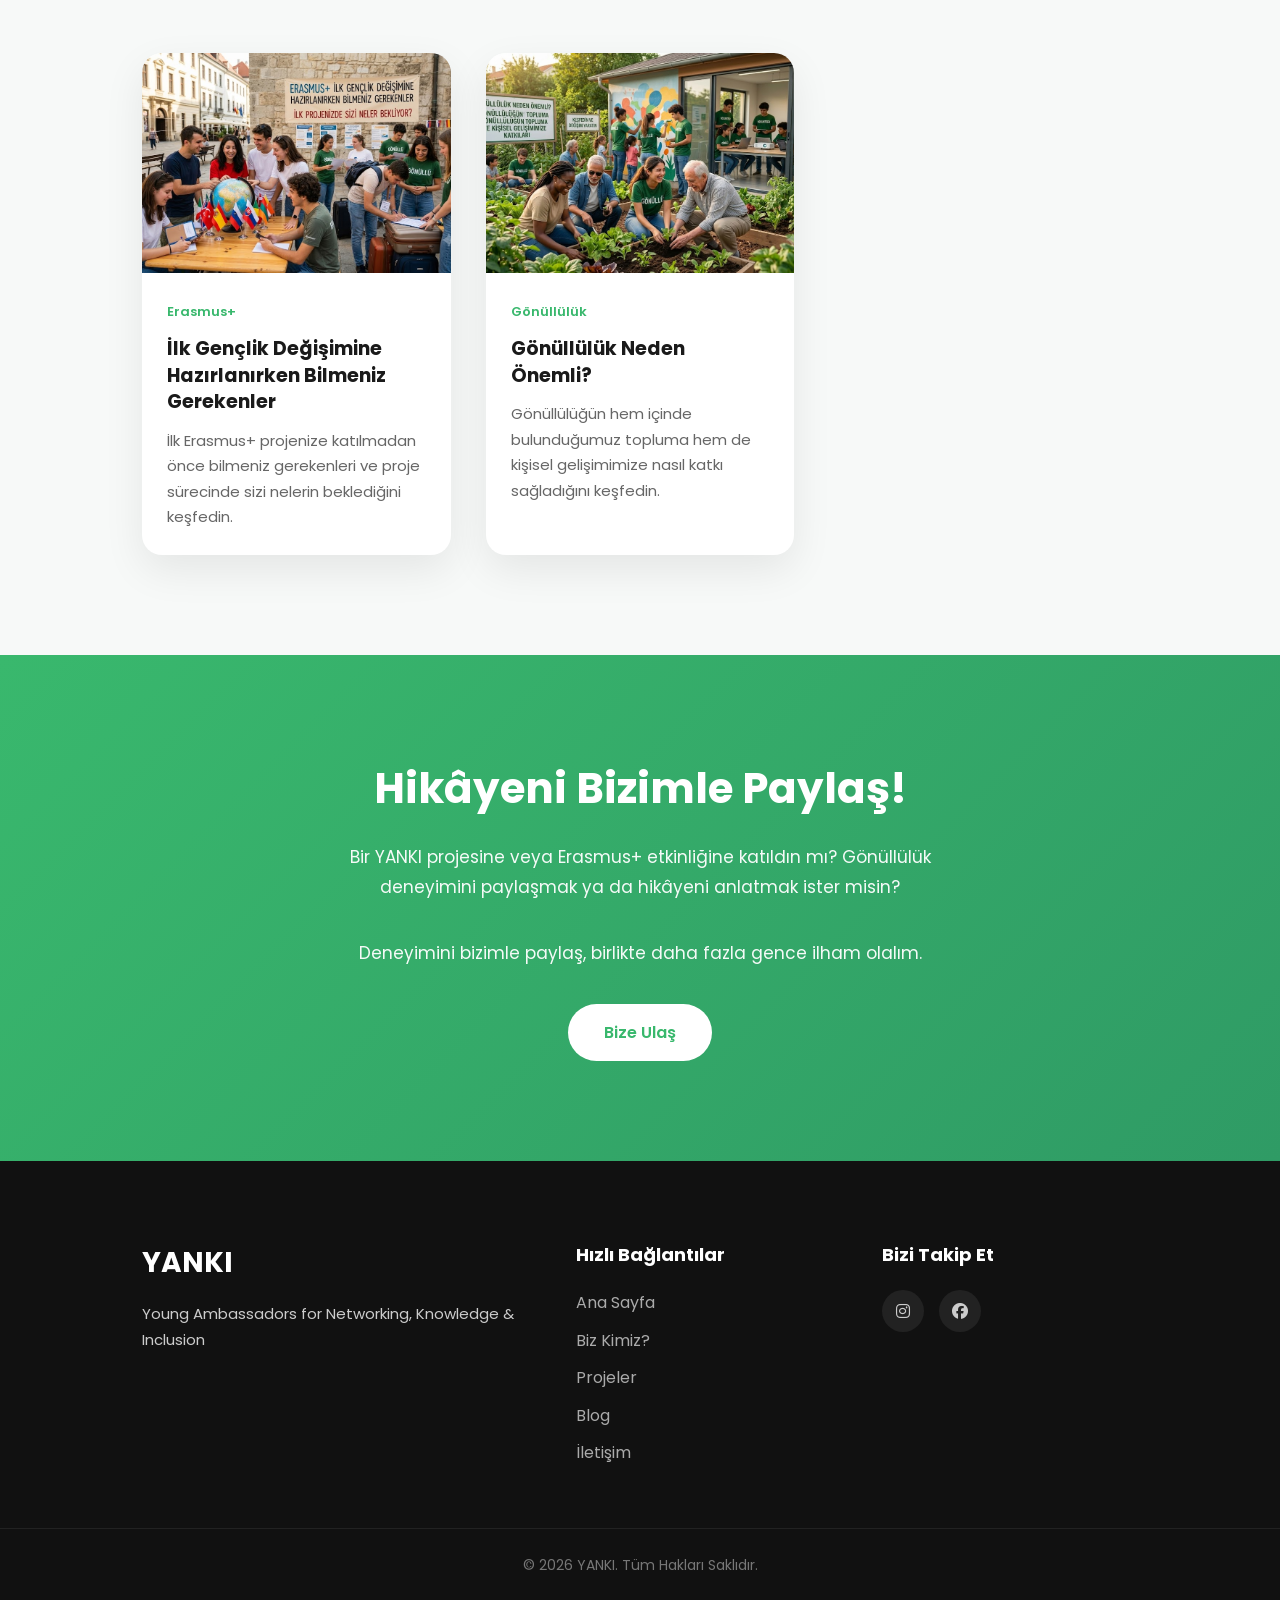
<file: pages/blog.html>
<!DOCTYPE html>
<html lang="tr">
<head>
    <meta charset="UTF-8">
    <meta name="viewport" content="width=device-width, initial-scale=1.0">
    <title>Blog | YANKI</title>

    <link rel="stylesheet" href="../css/global.css">
    <link rel="stylesheet" href="../css/blog.css">
    <link rel="stylesheet" href="../css/responsive.css">

    <link rel="preconnect" href="https://fonts.googleapis.com">
    <link rel="preconnect" href="https://fonts.gstatic.com" crossorigin>
    <link href="https://fonts.googleapis.com/css2?family=Poppins:wght@300;400;500;600;700;800&display=swap" rel="stylesheet">

    <link rel="stylesheet" href="https://cdnjs.cloudflare.com/ajax/libs/font-awesome/6.7.2/css/all.min.css">
</head>
<body>

<!-- NAVBAR -->
<header>
    <nav class="navbar">
       <a href="../index.html" class="logo">

    <div class="logo-image">
        <img src="../images/Hero.png" alt="YANKI Logo">
    </div>

    <div class="logo-text">


        <span>
            YANKI </BR>Young Ambassadors for<br>
            Networking, Knowledge & Inclusion
        </span>

    </div>

</a>
        </a>

        <ul class="nav-links">
            <li><a href="../index.html">Ana Sayfa</a></li>
            <li><a href="about.html">Hakkımızda</a></li>
            <li><a href="projects.html">Projeler</a></li>
            <li><a href="blog.html" class="active">Blog</a></li>
            <li><a href="contact.html">İletişim</a></li>
        </ul>

        <a href="contact.html" class="join-btn">Bize Katıl</a>
    </nav>
</header>


<!-- HERO -->
<section class="page-hero">
    <div class="page-overlay"></div>

    <div class="page-content">
        <span>YANKI BLOG</span>
        <h1>Hikâyeler, Fikirler ve Fırsatlar</h1>
        <p>
            Erasmus+ deneyimleri, gönüllülük, gençlik fırsatları
            ve ilham veren hikâyelerle YANKI'nın dünyasını keşfedin.
        </p>
    </div>
</section>


<!-- FEATURED ARTICLE -->
<section class="featured-blog">
    <div class="container">
        <div class="featured-grid">
            <div class="featured-image">
                <img src="../images/ilkprojem.jpg" alt="Erasmus+ ve gönüllülük">
            </div>

            <div class="featured-content">
                <span>ÖNE ÇIKAN HİKÂYE</span>
                <h2>Erasmus+ Gençlerin Hayatını Nasıl Değiştiriyor?</h2>
                <p>
                    Farklı kültürleri tanımak, yeni insanlarla tanışmak,
                    konfor alanımızdan çıkmak ve dünyaya farklı bir
                    pencereden bakmak...
                </p>
                <p>
                    Erasmus+ deneyimlerinin gençlere kazandırdığı
                    unutulmaz anları, yeni bakış açılarını ve
                    hayat boyu süren arkadaşlıkları keşfedin.
                </p>
              <a href="blog-erasmus.html" class="primary-btn">
    Devamını Oku
</a>
            </div>
        </div>
    </div>
</section>


<!-- BLOG CARDS -->
<section class="blog-list">
    <div class="container">

        <div class="section-heading">
            <span>SON YAZILAR</span>
            <h2>Güncel Yazılar</h2>
        </div>

        <div class="blog-grid">

            <!-- BLOG 1 -->
<div class="blog-card">

    <img src="../images/ilk.jpg"
         alt="Erasmus+ gençlik değişimi">

    <div class="blog-info">

        <span>Erasmus+</span>

        <h3>
            İlk Gençlik Değişimine Hazırlanırken Bilmeniz Gerekenler
        </h3>

        <p>
            İlk Erasmus+ projenize katılmadan önce bilmeniz
            gerekenleri ve proje sürecinde sizi nelerin
            beklediğini keşfedin.
        </p>

        <a href="blog-erasmus.html" class="read-more">
    
        </a>

    </div>

</div>

            <!-- BLOG 2 -->
            <div class="blog-card">
                <img src="../images/nedenönemli.jpg" alt="Gönüllülük çalışması">
                <div class="blog-info">
                    <span>Gönüllülük</span>
                    <h3>Gönüllülük Neden Önemli?</h3>
                    <p>
                        Gönüllülüğün hem içinde bulunduğumuz topluma
                        hem de kişisel gelişimimize nasıl katkı
                        sağladığını keşfedin.
                    </p>
                </div>
            </div>

            <!-- İstersen buraya 3. kart ekleyebilirsin -->

        </div>
    </div>
</section>


<!-- CTA -->
<section class="blog-cta">
    <div class="container">
        <h2>Hikâyeni Bizimle Paylaş!</h2>
        <p>
            Bir YANKI projesine veya Erasmus+ etkinliğine katıldın mı?
            Gönüllülük deneyimini paylaşmak ya da hikâyeni anlatmak
            ister misin?
        </p>
        <p>
            Deneyimini bizimle paylaş, birlikte daha fazla gence
            ilham olalım.
        </p>
        <a href="contact.html" class="primary-btn">Bize Ulaş</a>
    </div>
</section>


<!-- FOOTER -->
<footer>
    <div class="container footer-container">

        <!-- LOGO -->
        <div class="footer-logo">
            <h2>YANKI</h2>
            <p>
                Young Ambassadors for Networking,
                Knowledge & Inclusion
            </p>
        </div>

        <!-- LINKS -->
        <div class="footer-links">
            <h3>Hızlı Bağlantılar</h3>
            <a href="../index.html">Ana Sayfa</a>
            <a href="about.html">Biz Kimiz?</a>
            <a href="projects.html">Projeler</a>
            <a href="blog.html">Blog</a>
            <a href="contact.html">İletişim</a>
        </div>

        <!-- SOCIAL -->
        <div class="footer-social">
            <h3>Bizi Takip Et</h3>
            <div class="social-icons">
                <a href="https://www.instagram.com/yankiyouth/" target="_blank">
                    <i class="fab fa-instagram"></i></a>
                <a href="#"><i class="fab fa-facebook"></i></a>
                
            </div>
        </div>

    </div>

    <!-- COPYRIGHT -->
    <div class="copyright">
        <p>© 2026 YANKI. Tüm Hakları Saklıdır.</p>
    </div>
</footer>

<script src="../js/script.js"></script>

</body>
</html>
</file>
<file: css/global.css>
/* ===============================
   GLOBAL STYLES - YANKI
================================ */

:root {
    --primary: #39B86D;
    --primary-dark: #2F9B65;
    --secondary: #8EE6AE;
    --dark: #1a1a1a;
    --gray: #666;
    --light-bg: #F7F9F8;
    --white: #ffffff;
    --shadow: 0 15px 40px rgba(0, 0, 0, 0.08);
    --radius: 20px;
    --transition: 0.35s ease;
}

* {
    margin: 0;
    padding: 0;
    box-sizing: border-box;
}

body {
    font-family: 'Poppins', sans-serif;
    color: var(--dark);
    line-height: 1.6;
    background: var(--white);
    overflow-x: hidden;
}

a {
    text-decoration: none;
    color: inherit;
}

ul {
    list-style: none;
}

img {
    max-width: 100%;
    display: block;
}

.container {
    width: 100%;
    max-width: 1200px;
    margin: 0 auto;
    padding: 0 8%;
}

/* ===============================
   SECTION COMMON
================================ */

.section {
    padding: 100px 0;
}

.section-heading {
    text-align: center;
    margin-bottom: 60px;
}

.section-heading span {
    color: var(--primary);
    font-weight: 600;
    letter-spacing: 2px;
    font-size: 14px;
    text-transform: uppercase;
}

.section-heading h2 {
    font-size: 42px;
    margin: 15px 0;
    line-height: 1.25;
}

.section-heading p {
    color: var(--gray);
    max-width: 600px;
    margin: 0 auto;
    font-size: 17px;
}

/* ===============================
   BUTTONS
================================ */

.primary-btn {
    display: inline-block;
    background: var(--primary);
    color: white;
    padding: 16px 36px;
    border-radius: 50px;
    font-weight: 600;
    font-size: 16px;
    transition: var(--transition);
    border: none;
    cursor: pointer;
}

.primary-btn:hover {
    background: var(--primary-dark);
    transform: translateY(-3px);
}

.secondary-btn {
    display: inline-block;
    background: transparent;
    color: white;
    padding: 16px 36px;
    border-radius: 50px;
    font-weight: 600;
    font-size: 16px;
    border: 2px solid white;
    transition: var(--transition);
}

.secondary-btn:hover {
    background: white;
    color: var(--primary);
}

/* ===============================
   NAVBAR
================================ */

.navbar {
   background-color: rgba(15, 23, 42, 0.95); /* koyu ve net arka plan */
    backdrop-filter: blur(10px);
    padding: 12px 40px;
    display: flex;
    justify-content: space-between;
    align-items: center;
    position: sticky; /* istersen fixed de yapabilirsin */
    top: 0;
    z-index: 1000;
}

.navbar.scrolled {
    background: rgba(255, 255, 255, 0.97);
    box-shadow: 0 5px 25px rgba(0, 0, 0, 0.08);
    padding: 15px 8%;
}

.navbar.scrolled .logo,
.navbar.scrolled .nav-links a {
    color: var(--dark);
}

.navbar.scrolled .join-btn {
    background: var(--primary);
    color: white;
}

.logo {
    display: flex;
    align-items: center;
}

.logo img {
    height: 59px;              /* büyüttük */
    width: auto;
    display: block;
    background-color: white;
    padding: 6px;              /* etrafına boşluk */
    border-radius: 10px;       /* yumuşak köşe */
    box-shadow: 0 2px 10px rgba(0,0,0,0.15);
}
.logo {
    display: flex;
    flex-direction: column;
    align-items: flex-start;
    text-decoration: none;
}

.logo img {
    display: block;
}

.logo span {
    margin-top: 5px;
    font-size: 9px;
    line-height: 1.3;
    font-weight: 500;
    color: #666;
    letter-spacing: 0.3px;
    max-width: 180px;
}
.nav-links {
    display: flex;
    gap: 35px;
}

.nav-links a {
    color: white;
    font-weight: 500;
    font-size: 16px;
    transition: var(--transition);
    position: relative;
}

.nav-links a:hover,
.nav-links a.active {
    color: var(--secondary);
}

.navbar.scrolled .nav-links a:hover,
.navbar.scrolled .nav-links a.active {
    color: var(--primary);
}

.join-btn {
    background: white;
    color: var(--primary);
    padding: 12px 28px;
    border-radius: 50px;
    font-weight: 600;
    font-size: 15px;
    transition: var(--transition);
}

.join-btn:hover {
    background: var(--secondary);
    color: var(--dark);
}

/* ===============================
   FOOTER
================================ */

footer {
    background: #111;
    color: #ccc;
    padding: 80px 0 0;
}

.footer-container {
    display: grid;
    grid-template-columns: 1.5fr 1fr 1fr;
    gap: 50px;
    padding-bottom: 50px;
}

.footer-logo h2 {
    color: white;
    font-size: 28px;
    margin-bottom: 15px;
}

.footer-logo p {
    line-height: 1.7;
    font-size: 15px;
}

.footer-links h3,
.footer-social h3 {
    color: white;
    margin-bottom: 20px;
    font-size: 18px;
}

.footer-links a {
    display: block;
    margin-bottom: 12px;
    color: #aaa;
    transition: var(--transition);
}

.footer-links a:hover {
    color: var(--primary);
    padding-left: 5px;
}

.social-icons {
    display: flex;
    gap: 15px;
}

.social-icons a {
    width: 42px;
    height: 42px;
    background: #222;
    border-radius: 50%;
    display: flex;
    align-items: center;
    justify-content: center;
    color: #ccc;
    transition: var(--transition);
}

.social-icons a:hover {
    background: var(--primary);
    color: white;
}

.copyright {
    border-top: 1px solid #222;
    text-align: center;
    padding: 25px 0;
    font-size: 14px;
    color: #777;
}
.logo{
    display:flex;
    align-items:center;
    gap:12px;
    text-decoration:none;
}

.logo img{
    height:50px;
    width:auto;
}

.logo-text{
    display:flex;
    flex-direction:column;
    line-height:1.2;
}

.logo-text span{
    font-size:11px;
    font-weight:600;

    background: linear-gradient(90deg, #8fd3a8, #7fd3e6);
    -webkit-background-clip:text;
    -webkit-text-fill-color:transparent;
    background-clip:text;
}
/* YANKI LOGO + NAME */

header .navbar .logo {
    display: flex !important;
    flex-direction: row !important;
    align-items: center !important;
    justify-content: flex-start !important;
    gap: 12px !important;
    width: auto !important;
}

header .navbar .logo img {
    display: block !important;
    width: auto !important;
    height: 55px !important;
    margin: 0 !important;
}

header .navbar .logo .logo-name {
    display: block !important;
    width: auto !important;
    max-width: 190px !important;
    margin: 0 !important;
    padding: 0 !important;

    font-size: 10px !important;
    line-height: 1.4 !important;
    font-weight: 600 !important;

    background: linear-gradient(
        90deg,
        #9adf9a,
        #8bd8e8
    );

    -webkit-background-clip: text;
    -webkit-text-fill-color: transparent;
    background-clip: text;

    white-space: normal !important;
}
</file>
<file: css/home.css>
/* ===============================
   HOME PAGE STYLES
================================ */

/* HERO */
.home-hero {
    display: flex;
    align-items: center;
    min-height: 90vh;
    padding: 0 80px;
    gap: 60px;
    background-color: #f8fafc;
    overflow: hidden;
}

.hero-left {
    flex: 1;
    max-width: 520px;
}

.hero-left h1 {
    font-size: 48px;
    font-weight: 800;
    line-height: 1.15;
    color: #0f172a;
    margin-bottom: 25px;
}

.hero-left p {
    font-size: 17px;
    line-height: 1.7;
    color: #475569;
    margin-bottom: 35px;
}

.hero-btn {
    display: inline-block;
    background-color: #2563eb;
    color: white;
    padding: 14px 32px;
    border-radius: 50px;
    text-decoration: none;
    font-weight: 600;
    transition: 0.3s;
}

.hero-btn:hover {
    background-color: #1d4ed8;
    transform: translateY(-2px);
}

/* Sağ taraf - fotoğraf */
.hero-right {
    flex: 1.1;
    position: relative;
    height: 620px;
}

.hero-right img {
    width: 100%;
    height: 100%;
    object-fit: cover;
    border-radius: 0 0 0 180px; /* sol alt köşeyi yuvarlak yapıyor */
    box-shadow: 0 25px 50px rgba(0, 0, 0, 0.12);
}

/* Mavi kavis efekti */
.hero-right::before {
    content: "";
    position: absolute;
    top: -20px;
    left: -30px;
    width: 100%;
    height: 100%;
    border: 4px solid #3b82f6;
    border-radius: 0 0 0 180px;
    z-index: -1;
}
/* ABOUT PREVIEW */
.about-preview {
    padding: 120px 0;
    background: white;
}

.about-container {
    display: grid;
    grid-template-columns: 1fr 1fr;
    gap: 70px;
    align-items: center;
}

.about-image img {
    width: 100%;
    border-radius: 25px;
    box-shadow: var(--shadow);
}

.about-text span {
    color: var(--primary);
    font-weight: 700;
    letter-spacing: 2px;
    font-size: 14px;
}

.about-text h2 {
    font-size: 42px;
    margin: 20px 0;
    line-height: 1.25;
}

.about-text p {
    color: var(--gray);
    line-height: 1.9;
    margin-bottom: 30px;
    font-size: 17px;
}

/* IMPACT */
.impact {
    padding: 100px 0;
    background: var(--light-bg);
}

.impact-grid {
    display: grid;
    grid-template-columns: repeat(4, 280px);
    gap: 25px;
     transform: translateX(-80px);
}

.impact-card {
    background: white;
    padding: 35px 15px;
    border-radius: var(--radius);
    text-align: center;
    box-shadow: var(--shadow);
    transition: var(--transition);
}

.impact-card:hover {
    transform: translateY(-10px);
}

.impact-card h3 {
    font-size: 1.5rem;
    color: var(--primary);
    margin-bottom: 10px;
}

.impact-card p {
    color: var(--gray);
    font-weight: 500;
}

/* FEATURED PROJECTS */
.featured-projects {
    padding: 120px 0;
    background: white;
}

.project-grid {
    display: grid;
    grid-template-columns: repeat(3, 1fr);
    gap: 35px;
}

.project-card {
    background: white;
    border-radius: var(--radius);
    overflow: hidden;
    box-shadow: var(--shadow);
    transition: var(--transition);
}

.project-card:hover {
    transform: translateY(-10px);
}

.project-card img {
    width: 100%;
    height: 240px;
    object-fit: cover;
}

.project-content {
    padding: 25px;
}

.project-content h3 {
    margin-bottom: 10px;
    font-size: 20px;
}

.project-content p {
    color: var(--gray);
    font-size: 15px;
}

/* UPCOMING PROJECTS */
.upcoming {
    padding: 100px 0;
    background: var(--light-bg);
}

.upcoming-grid {
    display: grid;
    grid-template-columns: repeat(3, 1fr);
    gap: 30px;
}

.upcoming-card {
    background: white;
    padding: 40px 30px;
    border-radius: var(--radius);
    box-shadow: var(--shadow);
    transition: var(--transition);
}

.upcoming-card:hover {
    transform: translateY(-8px);
}

.upcoming-card .country {
    font-size: 28px;
    margin-bottom: 15px;
}

.upcoming-card h3 {
    font-size: 22px;
    margin-bottom: 10px;
}

.upcoming-card p {
    color: var(--gray);
    margin-bottom: 20px;
}

.upcoming-card ul {
    margin-bottom: 25px;
}

.upcoming-card ul li {
    margin-bottom: 8px;
    color: #555;
    font-size: 15px;
}

/* PARTNERS */
.partners {
    padding: 100px 0;
    background: white;
}

.partners-grid {
    display: grid;
    grid-template-columns: repeat(5, 1fr);
    gap: 25px;
}

.partner-card {
    background: var(--light-bg);
    padding: 40px 20px;
    border-radius: var(--radius);
    text-align: center;
    transition: var(--transition);
}

.partner-card:hover {
    background: var(--primary);
    color: white;
    transform: translateY(-8px);
}

.partner-card i {
    font-size: 40px;
    color: var(--primary);
    margin-bottom: 15px;
    transition: var(--transition);
}

.partner-card:hover i {
    color: white;
}

.partner-card h3 {
    font-size: 16px;
}

/* JOIN SECTION */
.join {
    padding: 120px 0;
    background: linear-gradient(135deg, var(--primary), var(--primary-dark));
    text-align: center;
    color: white;
}

.join h2 {
    font-size: 48px;
    margin-bottom: 20px;
}

.join p {
    max-width: 700px;
    margin: 0 auto 40px;
    font-size: 18px;
    line-height: 1.8;
    opacity: 0.95;
}

.join .primary-btn {
    background: white;
    color: var(--primary);
}

.join .primary-btn:hover {
    background: #f0f0f0;
}

/* NEWSLETTER */
.newsletter {
    padding: 80px 0;
    background: var(--light-bg);
    text-align: center;
}

.newsletter h2 {
    font-size: 36px;
    margin-bottom: 15px;
}

.newsletter p {
    color: var(--gray);
    margin-bottom: 30px;
}

.newsletter form {
    display: flex;
    gap: 15px;
    max-width: 500px;
    margin: 0 auto;
    flex-wrap: wrap;
    justify-content: center;
}

.newsletter input {
    flex: 1;
    min-width: 250px;
    padding: 16px 22px;
    border: 1px solid #ddd;
    border-radius: 50px;
    font-size: 16px;
    font-family: 'Poppins', sans-serif;
    outline: none;
}

.newsletter input:focus {
    border-color: var(--primary);
}

/* GALLERY */
.gallery {
    padding: 100px 0;
    background: white;
}

.gallery-grid {
    display: grid;
    grid-template-columns: repeat(4, 1fr);
    gap: 20px;
}

.gallery-grid img {
    width: 100%;
    height: 250px;
    object-fit: cover;
    border-radius: 15px;
    transition: var(--transition);
}

.gallery-grid img:hover {
    transform: scale(1.03);
}

/* TESTIMONIALS */
.testimonials {
    padding: 100px 0;
    background: var(--light-bg);
}

.testimonial-grid {
    display: grid;
    grid-template-columns: repeat(3, 1fr);
    gap: 30px;
}

.testimonial-card {
    background: white;
    padding: 40px 30px;
    border-radius: var(--radius);
    box-shadow: var(--shadow);
}

.testimonial-card p {
    font-style: italic;
    color: #555;
    line-height: 1.8;
    margin-bottom: 20px;
}

.testimonial-card h4 {
    color: var(--primary);
    font-weight: 600;
}
</file>
<file: css/responsive.css>
/* ===============================
   RESPONSIVE STYLES - YANKI
================================ */

/* ========== TABLET (max-width: 992px) ========== */
@media (max-width: 992px) {

    .container {
        padding: 0 6%;
    }

    /* Navbar */
    .navbar {
        padding: 18px 6%;
    }

    .nav-links {
        gap: 22px;
    }

    /* Hero genel */
    .hero-content h1,
    .about-hero h1,
    .page-content h1 {
        font-size: 46px;
    }

    .hero-content p,
    .about-hero p,
    .page-content p {
        font-size: 17px;
    }

    /* Home */
    .about-container {
        grid-template-columns: 1fr;
        gap: 50px;
    }

    .about-image {
        order: -1;
    }

    .impact-grid {
        grid-template-columns: repeat(2, 1fr);
    }

    .project-grid,
    .upcoming-grid,
    .blog-grid,
    .projects-grid {
        grid-template-columns: repeat(2, 1fr);
    }

    .partners-grid {
        grid-template-columns: repeat(3, 1fr);
    }

    .gallery-grid {
        grid-template-columns: repeat(2, 1fr);
    }

    .testimonial-grid {
        grid-template-columns: 1fr 1fr;
    }

    /* About */
    .story-grid {
        grid-template-columns: 1fr;
        gap: 50px;
    }

    .story-image {
        order: -1;
    }

    .mission-grid {
        grid-template-columns: 1fr;
    }

    .values-grid {
        grid-template-columns: repeat(2, 1fr);
    }

    .team-grid {
        grid-template-columns: repeat(2, 1fr);
    }

    .partner-grid {
        grid-template-columns: repeat(2, 1fr);
    }

    /* Blog */
    .featured-grid {
        grid-template-columns: 1fr;
        gap: 40px;
    }

    /* Contact */
    .contact-grid {
        grid-template-columns: repeat(2, 1fr);
    }

    .form-grid {
        grid-template-columns: 1fr;
        gap: 50px;
    }

    /* Footer */
    .footer-container {
        grid-template-columns: 1fr 1fr;
        gap: 40px;
    }
}

/* ========== MOBILE (max-width: 768px) ========== */
@media (max-width: 768px) {

    .container {
        padding: 0 5%;
    }

    /* Navbar */
    .navbar {
        flex-direction: column;
        gap: 18px;
        padding: 15px 5%;
    }

    .nav-links {
        flex-wrap: wrap;
        justify-content: center;
        gap: 16px;
    }

    .nav-links a {
        font-size: 15px;
    }

    .join-btn {
        padding: 10px 22px;
        font-size: 14px;
    }

    .logo {
        font-size: 22px;
    }

    /* Hero */
    .hero {
        height: auto;
        min-height: 100vh;
        padding: 160px 20px 100px;
    }

    .about-hero,
    .page-hero {
        height: auto;
        min-height: 70vh;
        padding: 140px 20px 80px;
    }

    .hero-content h1,
    .about-hero h1,
    .page-content h1 {
        font-size: 34px;
    }

    .hero-content p,
    .about-hero p,
    .page-content p {
        font-size: 16px;
    }

    .hero-buttons {
        flex-direction: column;
        align-items: center;
    }

    .primary-btn,
    .secondary-btn {
        width: 100%;
        max-width: 280px;
        text-align: center;
    }

    /* Section headings */
    .section-heading h2 {
        font-size: 30px;
    }

    .section-heading p {
        font-size: 15px;
    }

    /* Home sections */
    .about-text h2 {
        font-size: 30px;
    }

    .impact-grid {
        grid-template-columns: 1fr 1fr;
        gap: 20px;
    }

    .impact-card h3 {
        font-size: 32px;
    }

    .project-grid,
    .upcoming-grid,
    .blog-grid,
    .projects-grid,
    .team-grid {
        grid-template-columns: 1fr;
    }

    .partners-grid {
        grid-template-columns: repeat(2, 1fr);
    }

    .gallery-grid {
        grid-template-columns: 1fr 1fr;
        gap: 15px;
    }

    .gallery-grid img {
        height: 180px;
    }

    .testimonial-grid {
        grid-template-columns: 1fr;
    }

    .join h2,
    .about-join h2,
    .projects-cta h2,
    .blog-cta h2,
    .contact-cta h2 {
        font-size: 32px;
    }

    .join p,
    .about-join p,
    .projects-cta p,
    .blog-cta p,
    .contact-cta p {
        font-size: 16px;
    }

    /* About */
    .story-text h2 {
        font-size: 30px;
    }

    .values-grid {
        grid-template-columns: 1fr;
    }

    .partner-grid {
        grid-template-columns: 1fr 1fr;
    }

    /* Blog */
    .featured-content h2 {
        font-size: 28px;
    }

    /* Contact */
    .contact-grid {
        grid-template-columns: 1fr;
    }

    .form-text h2 {
        font-size: 30px;
    }

    .form-box {
        padding: 30px 22px;
    }

    /* Newsletter */
    .newsletter form {
        flex-direction: column;
        align-items: center;
    }

    .newsletter input {
        width: 100%;
        min-width: unset;
    }

    /* Footer */
    .footer-container {
        grid-template-columns: 1fr;
        text-align: center;
        gap: 40px;
    }

    .social-icons {
        justify-content: center;
    }

    .footer-links a:hover {
        padding-left: 0;
    }
}

/* ========== SMALL MOBILE (max-width: 480px) ========== */
@media (max-width: 480px) {

    .hero-content h1,
    .about-hero h1,
    .page-content h1 {
        font-size: 28px;
    }

    .impact-grid {
        grid-template-columns: 1fr;
    }

    .partners-grid,
    .partner-grid {
        grid-template-columns: 1fr;
    }

    .gallery-grid {
        grid-template-columns: 1fr;
    }

    .section-heading h2 {
        font-size: 26px;
    }

    .join h2,
    .about-join h2,
    .projects-cta h2,
    .blog-cta h2,
    .contact-cta h2 {
        font-size: 26px;
    }
}@media (max-width: 900px) {
    .home-hero {
        flex-direction: column;
        padding: 60px 25px;
        text-align: center;
    }

    .hero-left {
        max-width: 100%;
    }

    .hero-left h1 {
        font-size: 36px;
    }

    .hero-right {
        width: 100%;
        height: 400px;
        margin-top: 30px;
    }

    .hero-right img,
    .hero-right::before {
        border-radius: 30px;
    }
}
/* ===============================
   ABOUT PAGE - EXTRA RESPONSIVE
================================ */

/* Founders (Ekip) - Tablet */
@media (max-width: 992px) {
    .founders {
        display: grid;
        grid-template-columns: repeat(2, 1fr);
        gap: 40px 30px;
        justify-items: center;
    }

    .founder img {
        width: 140px;
        height: 140px;
    }

    .founder h3 {
        font-size: 16px;
    }

    .founder p {
        font-size: 13px;
    }
}

/* Founders (Ekip) - Mobile */
@media (max-width: 768px) {
    .founders {
        grid-template-columns: 1fr 1fr;
        gap: 35px 20px;
    }

    .founder img {
        width: 120px;
        height: 120px;
    }

    .about-hero h1 {
        font-size: 32px;
    }

    .about-hero p {
        font-size: 15px;
        line-height: 1.7;
    }

    .about-join h2 {
        font-size: 28px;
    }

    .about-join p {
        font-size: 15px;
    }

    .mission-card {
        padding: 35px 25px;
    }

    .mission-card h3 {
        font-size: 22px;
    }

    .value-box {
        padding: 35px 20px;
    }
}

/* Founders - Küçük telefon */
@media (max-width: 480px) {
    .founders {
        grid-template-columns: 1fr;
        gap: 40px;
    }

    .founder img {
        width: 130px;
        height: 130px;
    }

    .about-hero {
        padding: 120px 18px 70px;
        min-height: 60vh;
    }

    .about-hero h1 {
        font-size: 26px;
    }

    .about-hero p {
        font-size: 14.5px;
    }
}
</file>
<file: css/blog.css>
/* ===============================
   BLOG PAGE STYLES
================================ */


/* PAGE HERO */

.page-hero {
    height: 70vh;
    

    display: flex;
    justify-content: center;
    align-items: center;

    position: relative;
    color: white;
}

.page-overlay {
    position: absolute;
    inset: 0;
    background: rgba(0, 0, 0, 0.55);
}

.page-content {
    position: relative;
    z-index: 2;

    text-align: center;
    max-width: 800px;
    padding: 0 20px;
}

.page-content span {
    color: var(--secondary);
    letter-spacing: 2px;
    font-weight: 600;
    font-size: 15px;
}

.page-content h1 {
    font-size: 56px;
    margin: 20px 0;
    line-height: 1.2;
}

.page-content p {
    max-width: 650px;
    margin: 0 auto;

    font-size: 18px;
    line-height: 1.8;

    opacity: 0.95;
}


/* FEATURED BLOG */

.featured-blog {
    padding: 100px 0;
    background: white;
}

.featured-grid {
    display: grid;
    grid-template-columns: 1fr 1fr;

    gap: 60px;
    align-items: center;
}

.featured-image img {
    width: 100%;

    border-radius: 20px;

    box-shadow: var(--shadow);
}

.featured-content span {
    color: var(--primary);

    font-weight: 600;
    letter-spacing: 1px;

    font-size: 14px;
}

.featured-content h2 {
    font-size: 38px;

    margin: 18px 0;

    line-height: 1.25;
}

.featured-content p {
    line-height: 1.9;

    color: var(--gray);

    margin-bottom: 30px;

    font-size: 16px;
}


/* BLOG GRID */

.blog-list {
    padding: 80px 0 100px;

    background: var(--light-bg);
}

.blog-grid {
    display: grid;

    grid-template-columns: repeat(3, 1fr);

    gap: 35px;
}

.blog-card {
    background: white;

    border-radius: 20px;

    overflow: hidden;

    box-shadow: var(--shadow);

    transition: var(--transition);

    cursor: pointer;
}

.blog-card:hover {
    transform: translateY(-10px);
}

.blog-card img {
    width: 100%;

    height: 220px;

    object-fit: cover;
}

.blog-info {
    padding: 25px;
}

.blog-info span {
    color: var(--primary);

    font-weight: 600;

    font-size: 13px;
}

.blog-info h3 {
    margin: 12px 0;

    font-size: 19px;

    line-height: 1.4;
}

.blog-info p {
    color: var(--gray);

    line-height: 1.7;

    font-size: 15px;
}


/* BLOG CTA */

.blog-cta {
    padding: 100px 0;

    background: linear-gradient(
        135deg,
        var(--primary),
        var(--primary-dark)
    );

    text-align: center;

    color: white;
}

.blog-cta h2 {
    font-size: 42px;

    margin-bottom: 20px;
}

.blog-cta p {
    max-width: 650px;

    margin: 0 auto 35px;

    font-size: 17px;

    line-height: 1.8;

    opacity: 0.95;
}

.blog-cta .primary-btn {
    background: white;

    color: var(--primary);
}

.blog-cta .primary-btn:hover {
    background: #f0f0f0;
}
</file>
